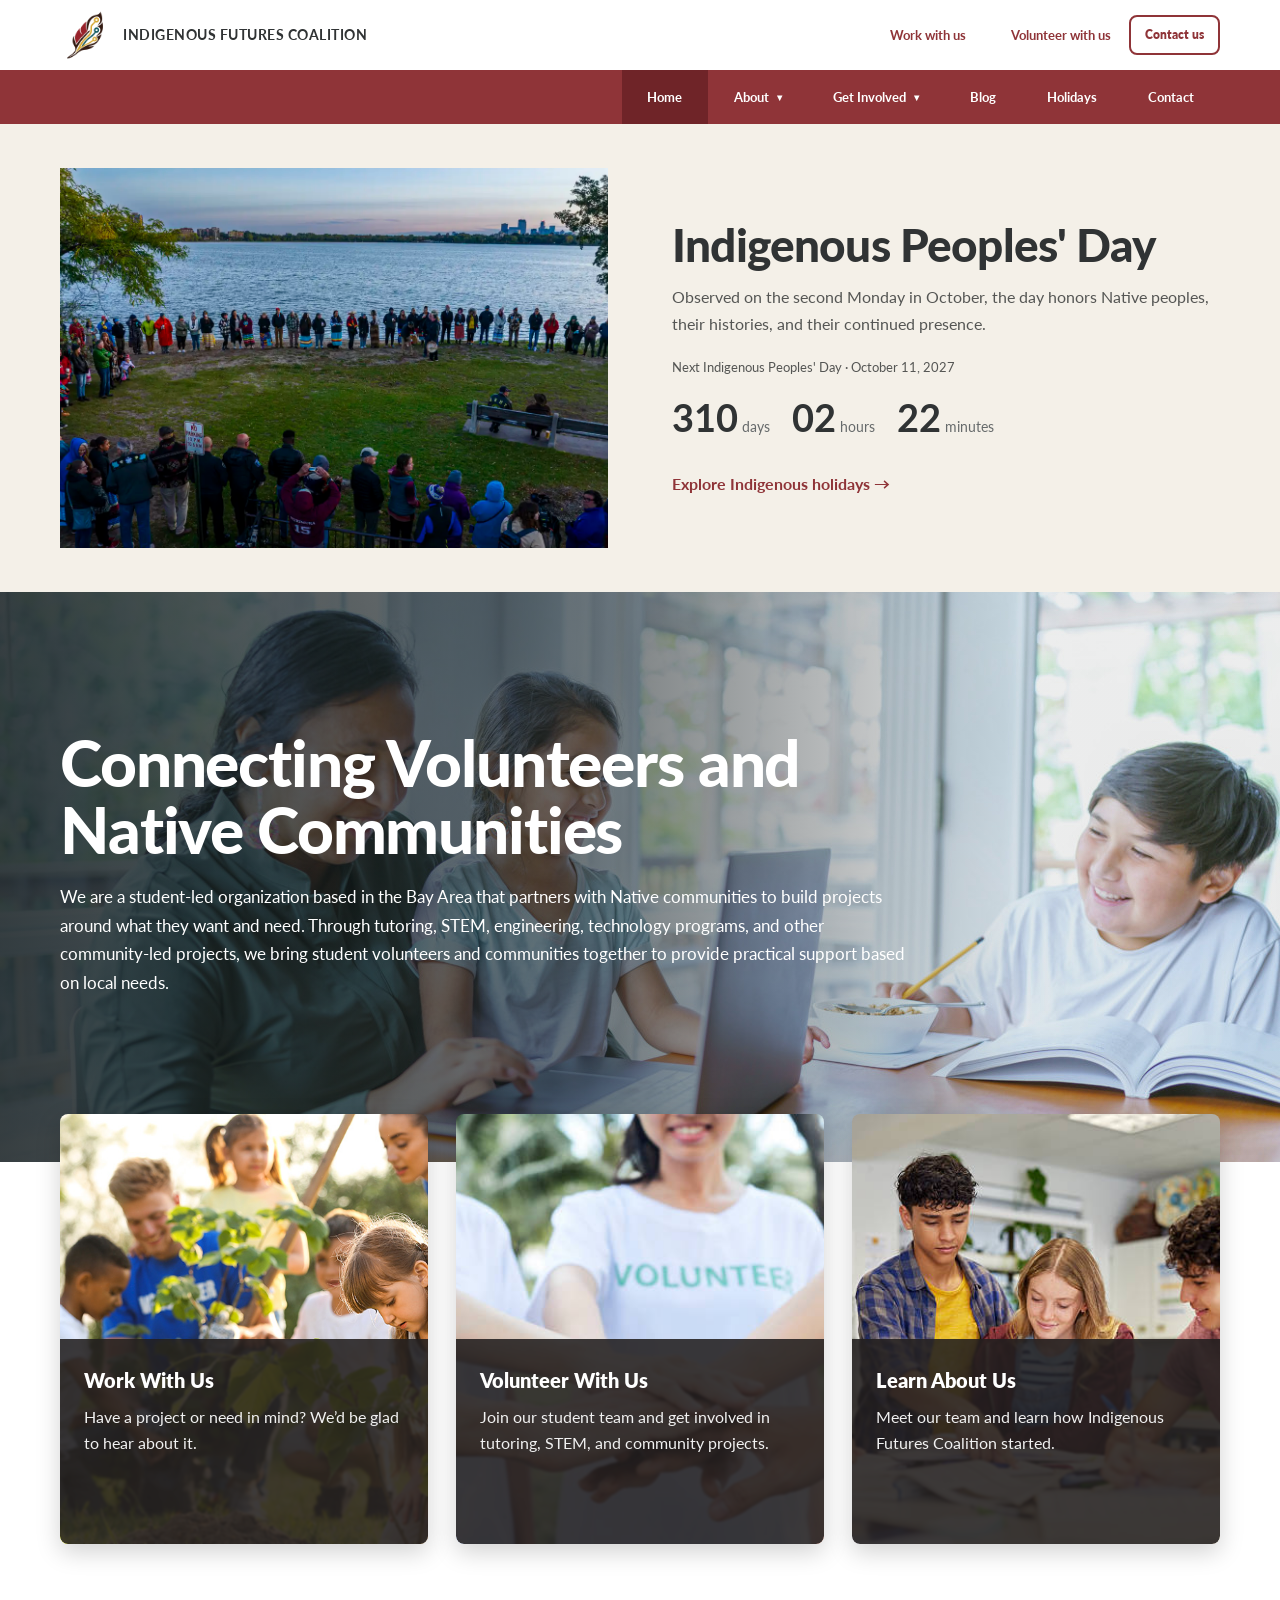
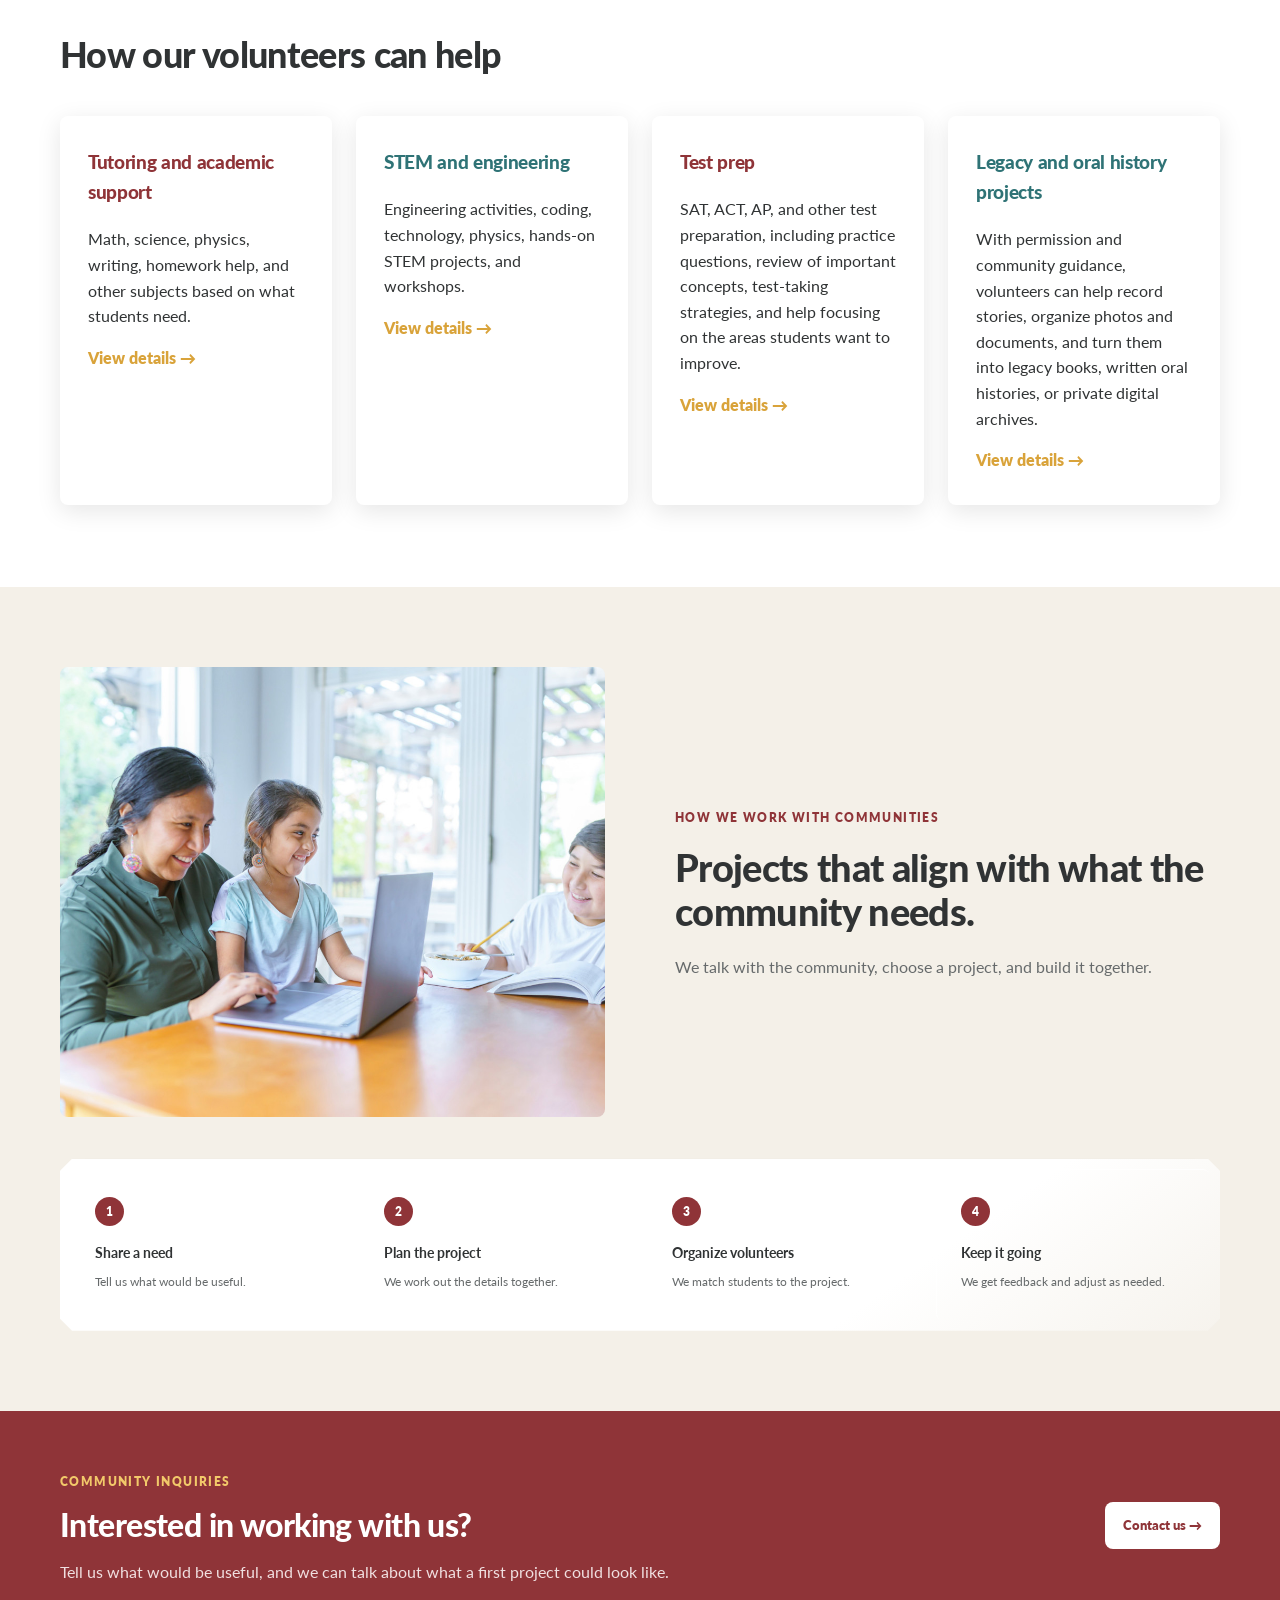
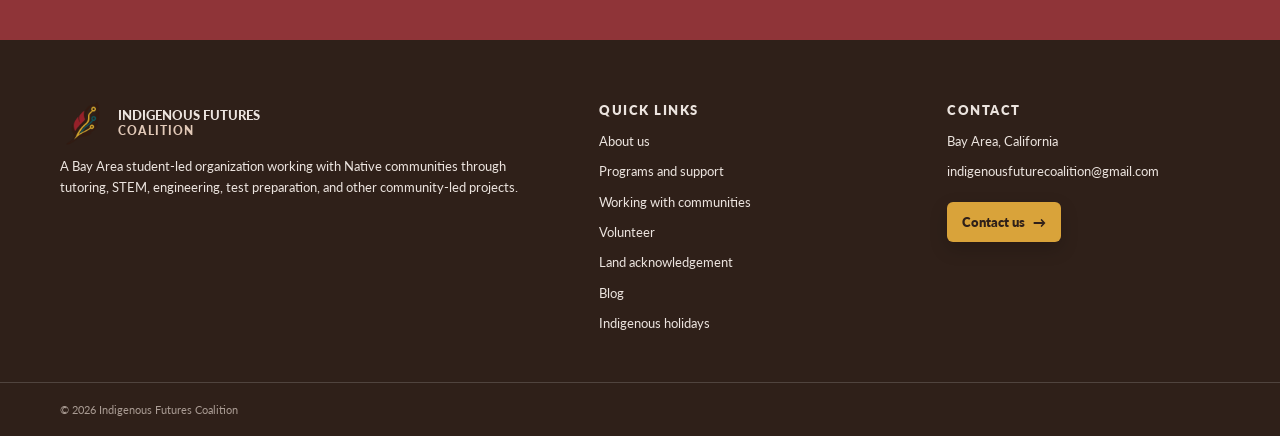
<file: index.html>
<!doctype html>
<html lang="en">
<head>
  <meta charset="utf-8">
  <meta name="viewport" content="width=device-width, initial-scale=1">
  <title>Indigenous Futures Coalition</title>
  <meta name="description" content="A Bay Area student-led organization working with Native communities on tutoring, STEM, engineering, test preparation, and community-led projects.">
  <meta property="og:title" content="Indigenous Futures Coalition">
  <meta property="og:description" content="Education, STEM, technology, and community-led projects.">
  <meta property="og:image" content="assets/og.png">
  <link rel="icon" type="image/png" href="assets/indigenouslogo.png">
  <link rel="stylesheet" href="styles.css">
  <link rel="preconnect" href="https://fonts.googleapis.com">
<link rel="preconnect" href="https://fonts.gstatic.com" crossorigin>
<link href="https://fonts.googleapis.com/css2?family=Lato:wght@400;700;900&display=swap" rel="stylesheet">
  <script src="script.js" defer></script>
</head>
<body>
  <div id="site-header"></div>
  <main>
    <section class="indigenous-day-hero" aria-labelledby="indigenous-day-title">
      <div class="container indigenous-day-grid">
        <img class="indigenous-day-photo" src="assets/indigenous-countdown-bg.png" alt="People gathered beside a lake" loading="eager">
        <div class="indigenous-day-copy">
          <h2 id="indigenous-day-title">Indigenous Peoples' Day</h2>
          <p>Observed on the second Monday in October, the day honors Native peoples, their histories, and their continued presence.</p>
          <div class="home-countdown" data-countdown aria-label="Time until Indigenous Peoples' Day">
            <p class="home-countdown-date"><span data-countdown-label>Next Indigenous Peoples' Day</span> · <span data-countdown-date>October 11, 2027</span></p>
            <p class="home-countdown-today" data-countdown-today hidden>Today is Indigenous Peoples' Day.</p>
            <div class="home-countdown-time" data-countdown-grid>
              <span><strong data-countdown-days>—</strong> days</span>
              <span><strong data-countdown-hours>—</strong> hours</span>
              <span><strong data-countdown-minutes>—</strong> minutes</span>
            </div>
          </div>
          <a class="indigenous-day-link" href="holidays.html">Explore Indigenous holidays →</a>
        </div>
      </div>
    </section>

    <section class="home-hero">
      <div class="container home-hero-copy">
        <h1>Connecting Volunteers and Native Communities</h1>
        <p>We are a student-led organization based in the Bay Area that partners with Native communities to build projects around what they want and need. Through tutoring, STEM, engineering, technology programs, and other community-led projects, we bring student volunteers and communities together to provide practical support based on local needs.</p>
      </div>
    </section>

    <section class="action-strip">
      <div class="container action-grid">
        <a class="feature-card" href="communities.html" style="background-image: url('assets/community.jpg');">
          <div class="feature-card-overlay">
            <strong>Work With Us</strong>
            <span>Have a project or need in mind? We’d be glad to hear about it.</span>
          </div>
        </a>

        <a class="feature-card" href="volunteer.html" style="background-image: url('assets/volunteer.jpg');">
          <div class="feature-card-overlay">
            <strong>Volunteer With Us</strong>
            <span>Join our student team and get involved in tutoring, STEM, and community projects.</span>
          </div>
        </a>

        <a class="feature-card" href="about.html" style="background-image: url('assets/about.jpg');">
          <div class="feature-card-overlay">
            <strong>Learn About Us</strong>
            <span>Meet our team and learn how Indigenous Futures Coalition started.</span>
          </div>
        </a>
      </div>
    </section>

    <section class="standard-section">
      <div class="container">
        <div class="plain-heading">
          <div>
            <h2>How our volunteers can help</h2>
          </div>
          <p></p>
        </div>
        <div class="service-grid">
          <article class="service-card">
            <h3>Tutoring and academic support</h3>
            <p>Math, science, physics, writing, homework help, and other subjects based on what students need.</p>
            <a href="programs.html">View details →</a>
          </article>
          <article class="service-card">
            <h3>STEM and engineering</h3>
            <p>Engineering activities, coding, technology, physics, hands-on STEM projects, and workshops.</p>
            <a href="programs.html">View details →</a>
          </article>
          <article class="service-card">
            <h3>Test prep</h3>
            <p>SAT, ACT, AP, and other test preparation, including practice questions, review of important concepts, test-taking strategies, and help focusing on the areas students want to improve.</p>
            <a href="programs.html">View details →</a>
          </article>
          <article class="service-card">
            <h3>Legacy and oral history projects</h3>
            <p>With permission and community guidance, volunteers can help record stories, organize photos and documents, and turn them into legacy books, written oral histories, or private digital archives.</p>
            <a href="programs.html">View details →</a>
          </article>
        </div>
      </div>
    </section>

    <section class="about-band community-process-section">
      <div class="container">
        <div class="about-band-grid">
          <img class="about-photo" src="assets/tutoring-group.jpg" alt="Students working together during a study session">
          <div>
            <p class="section-label">How we work with communities</p>
            <h2>Projects that align with what the community needs.</h2>
            <p>We talk with the community, choose a project, and build it together.</p>
          </div>
        </div>

        <ol class="simple-steps process-steps-home">
          <li><span>1</span><strong>Share a need</strong><p>Tell us what would be useful.</p></li>
          <li><span>2</span><strong>Plan the project</strong><p>We work out the details together.</p></li>
          <li><span>3</span><strong>Organize volunteers</strong><p>We match students to the project.</p></li>
          <li><span>4</span><strong>Keep it going</strong><p>We get feedback and adjust as needed.</p></li>
        </ol>
      </div>
    </section>

    <section class="contact-band">
      <div class="container contact-band-inner">
        <div>
          <p class="section-label light">Community inquiries</p>
          <h2>Interested in working with us?</h2>
          <p>Tell us what would be useful, and we can talk about what a first project could look like.</p>
        </div>
        <a class="light-button" href="contact.html">Contact us →</a>
      </div>
    </section>
  </main>
  <div id="site-footer"></div>
</body>
</html>
</file>
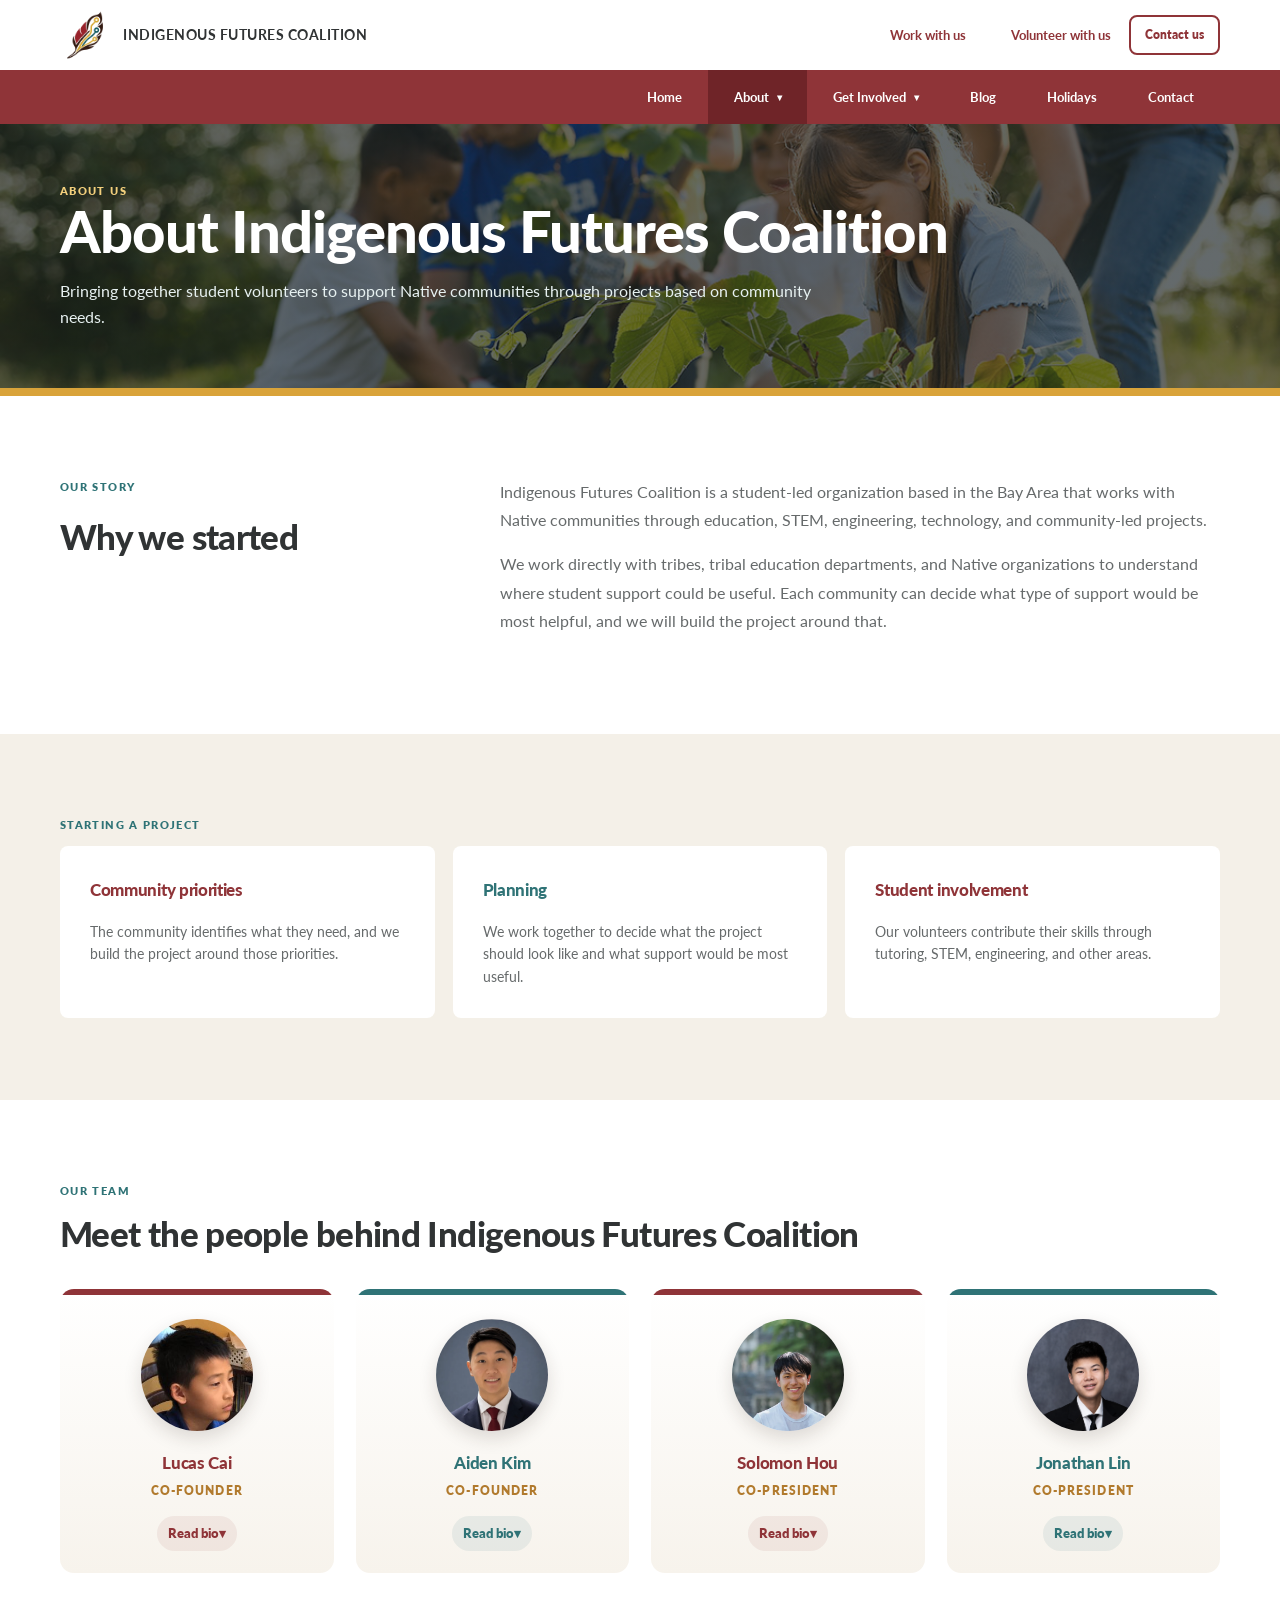
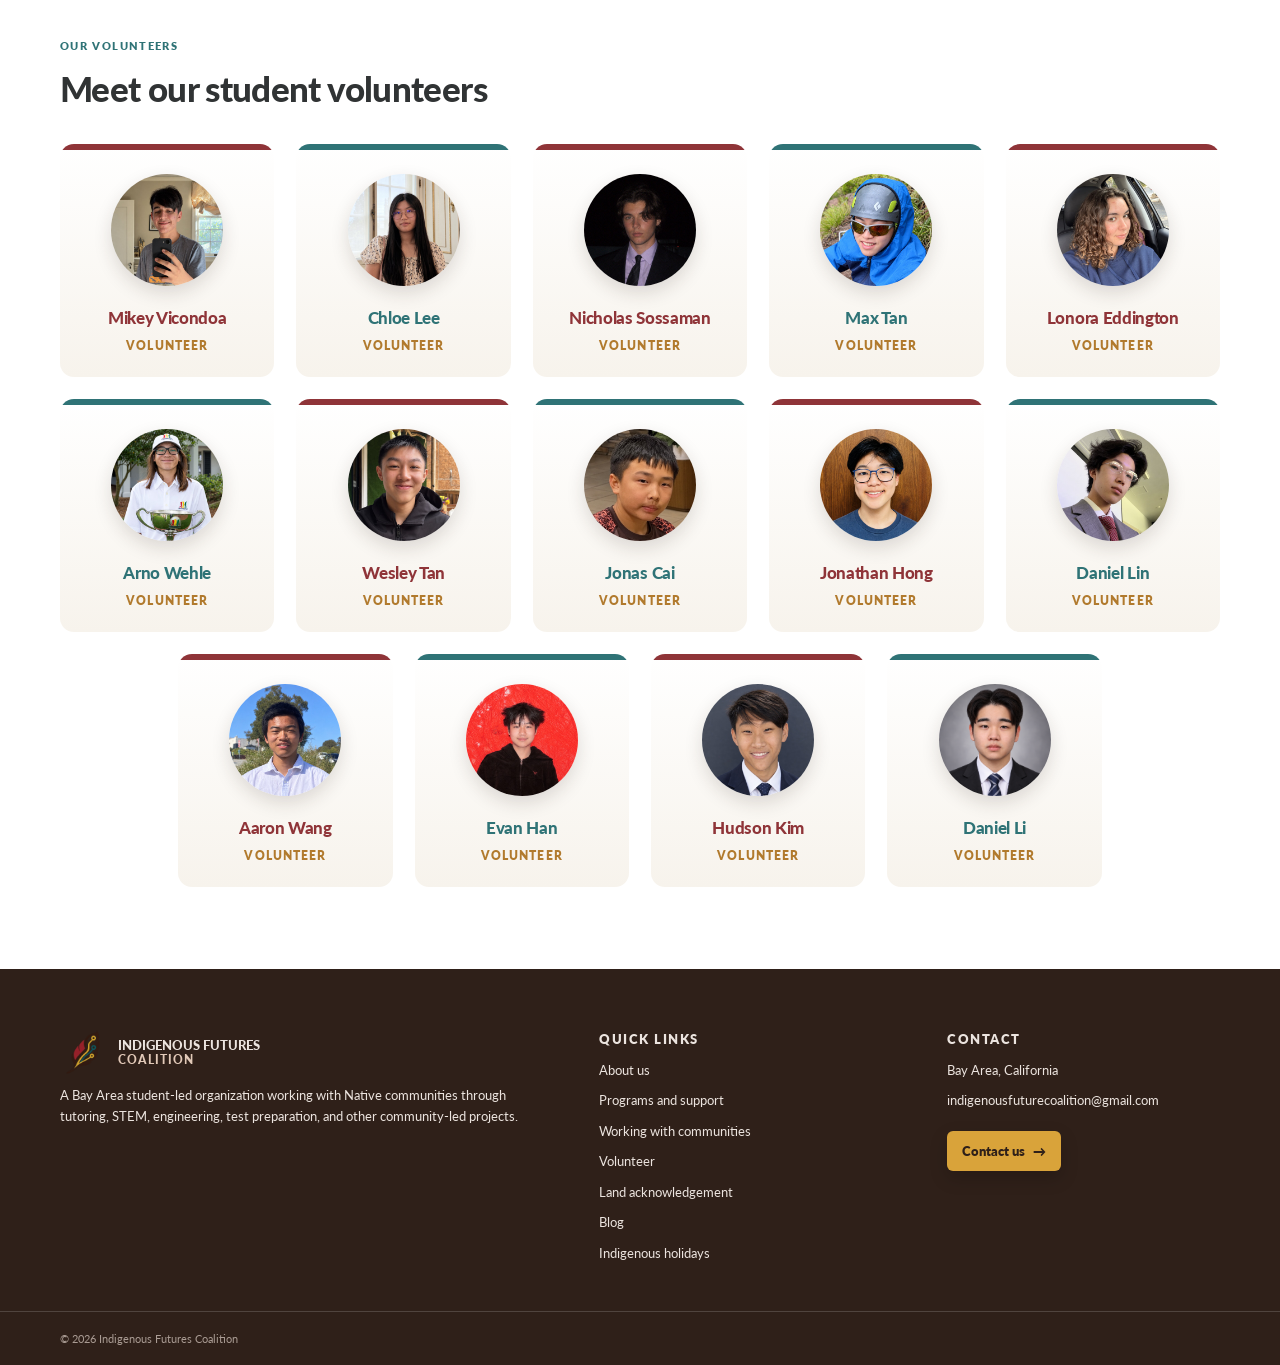
<file: about.html>
<!doctype html>
<html lang="en">
<head>
  <meta charset="utf-8"><meta name="viewport" content="width=device-width, initial-scale=1">

  <title>About | Indigenous Futures Coalition</title>

  <link rel="icon" type="image/png" href="assets/indigenouslogo.png">
  <link rel="stylesheet" href="styles.css">
  <link rel="preconnect" href="https://fonts.googleapis.com">
<link rel="preconnect" href="https://fonts.gstatic.com" crossorigin>
<link href="https://fonts.googleapis.com/css2?family=Lato:wght@400;700;900&display=swap" rel="stylesheet">
  <script src="script.js" defer></script>
</head>

<body>

<div id="site-header"></div>

<main>

<section class="page-hero image-hero">
  <div class="container">
    <p class="eyebrow light">About us</p>

    <h1>About Indigenous Futures Coalition</h1>

    <p>
      Bringing together student volunteers to support Native communities
      through projects based on community needs.
    </p>

  </div>
</section>


<section class="section">

<div class="container prose-grid">

<div>
  <p class="eyebrow">Our story</p>
  <h2>Why we started</h2>
</div>


<div class="prose">

<p>
Indigenous Futures Coalition is a student-led organization based in the Bay
Area that works with Native communities through education, STEM, engineering,
technology, and community-led projects.
</p>


<p>
We work directly with tribes, tribal education departments, and Native
organizations to understand where student support could be useful. Each
community can decide what type of support would be most helpful, and we will
build the project around that.
</p>

</div>

</div>

</section>



<section class="section cream">

<div class="container">

<p class="eyebrow">Starting a project</p>


<div class="value-grid">


<article class="value-card">

<h3>Community priorities</h3>

<p>
The community identifies what they need, and we build the project around
those priorities.
</p>

</article>



<article class="value-card">

<h3>Planning</h3>

<p>
We work together to decide what the project should look like and what
support would be most useful.
</p>

</article>



<article class="value-card">

<h3>Student involvement</h3>

<p>
Our volunteers contribute their skills through tutoring, STEM, engineering,
and other areas.
</p>

</article>


</div>

</div>

</section>




<section class="section">

<div class="container">

<div class="team-heading">

<p class="eyebrow">Our team</p>

<h2>Meet the people behind Indigenous Futures Coalition</h2>

</div>



<div class="team-grid">


<article class="team-card">

<img 
src="assets/lucas.jpg"
alt="Lucas Cai"
>

<h3>Lucas Cai</h3>

<p class="team-role">
Co-Founder
</p>

<details class="team-bio">
<summary>Read bio</summary>
<p>
Lucas works to expand educational opportunities by connecting students, volunteers, and Native communities through Indigenous Futures Initiative. His experience tutoring students in math, physics, engineering, and SAT preparation has shaped his approach to creating accessible and student-centered educational programs. He helps build relationships with tribal partners, understand community needs, and develop mentorship, STEM, and educational initiatives that create meaningful opportunities for students and communities.
</p>
</details>

</article>




<article class="team-card">

<img 
src="assets/aiden.jpg"
alt="Aiden Kim"
>

<h3>Aiden Kim</h3>

<p class="team-role">
Co-Founder
</p>

<details class="team-bio">
<summary>Read bio</summary>
<p>
  Aiden is committed to expanding educational opportunity while helping Native communities preserve the stories, knowledge, and experiences they want carried forward. His experience working with Mark Rober’s CrunchLabs to help launch Crunch Club has shaped his approach to creating accessible, student-centered STEM opportunities. He also helps lead the Initiative’s Legacy Project, working with community members to preserve their memories through oral history, interviews, and the creation of personalized legacy books. Aiden believes lasting impact begins with listening, trust, and supporting communities with resources they identify as valuable.
</p>
</details>

</article>




<article class="team-card">

<img
src="assets/jonathan.jpg"
alt="Solomon Hou"
>

<h3>Solomon Hou</h3>

<p class="team-role">
Co-President
</p>

<details class="team-bio">
<summary>Read bio</summary>
<p>
Solomon is committed to expanding educational opportunity and using technology, mentorship, and storytelling to help communities preserve and share what matters to them. His experience as a teaching assistant with Art of Problem Solving, where he guided gifted students through mathematics, has shaped his belief that learning is most meaningful when students feel supported and challenged. He has also mentored younger students through debate, youth leadership, and community outreach. As Co-President of the Indigenous Futures Initiative, Solomon hopes to bring these experiences together by building meaningful relationships and helping create educational projects that respond to what Native communities identify as valuable.</p>
</details>

</article>




<article class="team-card">

<img class="full-portrait"
src="assets/jonathan.png"
alt="Jonathan Lin"
>

<h3>Jonathan Lin</h3>

<p class="team-role">
Co-President
</p>

<details class="team-bio">
<summary>Read bio</summary>
<p>
Jonathan Lin is a student leader and community volunteer focused on technology, education, and service. As Co-President of the Indigenous Futures Coalition, he helps lead STEM programs, tutoring, volunteer initiatives, and community projects. He has also worked with BridgingTech to develop cybersecurity education resources for middle and high school students, tutored youth from low-income families, volunteered at youth camps, and served in leadership roles in Boy Scout Troop 888.
</p>
</details>

</article>


</div>


<div class="team-heading volunteer-heading">

<p class="eyebrow">Our volunteers</p>

<h2>Meet our student volunteers</h2>

</div>



<div class="team-grid volunteer-grid">


<article class="team-card volunteer-card">

<img
src="assets/mikey-vicondoa.jpg"
alt="Mikey Vicondoa"
loading="lazy"
>

<h3>Mikey Vicondoa</h3>

<p class="team-role">Volunteer</p>

</article>



<article class="team-card volunteer-card">

<img
src="assets/chloe-lee.jpg"
alt="Chloe Lee"
loading="lazy"
>

<h3>Chloe Lee</h3>

<p class="team-role">Volunteer</p>

</article>



<article class="team-card volunteer-card">

<img
src="assets/nicholas-sossaman.jpg"
alt="Nicholas Sossaman"
loading="lazy"
>

<h3>Nicholas Sossaman</h3>

<p class="team-role">Volunteer</p>

</article>



<article class="team-card volunteer-card">

<img
src="assets/max-tan.jpg"
alt="Max Tan"
loading="lazy"
>

<h3>Max Tan</h3>

<p class="team-role">Volunteer</p>

</article>



<article class="team-card volunteer-card">

<img
src="assets/lonora-eddington.jpg"
alt="Lonora Eddington"
loading="lazy"
>

<h3>Lonora Eddington</h3>

<p class="team-role">Volunteer</p>

</article>



<article class="team-card volunteer-card">

<img
src="assets/arno-wehle.jpg"
alt="Arno Wehle"
loading="lazy"
>

<h3>Arno Wehle</h3>

<p class="team-role">Volunteer</p>

</article>



<article class="team-card volunteer-card">

<img
src="assets/wesley-tan.jpg"
alt="Wesley Tan"
loading="lazy"
>

<h3>Wesley Tan</h3>

<p class="team-role">Volunteer</p>

</article>



<article class="team-card volunteer-card">

<img
src="assets/jonas-cai.jpg"
alt="Jonas Cai"
loading="lazy"
>

<h3>Jonas Cai</h3>

<p class="team-role">Volunteer</p>

</article>



<article class="team-card volunteer-card">

<img
src="assets/jonathan-hong.jpg"
alt="Jonathan Hong"
loading="lazy"
>

<h3>Jonathan Hong</h3>

<p class="team-role">Volunteer</p>

</article>



<article class="team-card volunteer-card">

<img
src="assets/daniel-lin.jpg"
alt="Daniel Lin"
loading="lazy"
>

<h3>Daniel Lin</h3>

<p class="team-role">Volunteer</p>

</article>



<article class="team-card volunteer-card">

<img
src="assets/aaron-wang.jpg"
alt="Aaron Wang"
loading="lazy"
>

<h3>Aaron Wang</h3>

<p class="team-role">Volunteer</p>

</article>



<article class="team-card volunteer-card">

<img
src="assets/evan-han.jpg"
alt="Evan Han"
loading="lazy"
>

<h3>Evan Han</h3>

<p class="team-role">Volunteer</p>

</article>



<article class="team-card volunteer-card">

<img
src="assets/hudson-kim.jpg"
alt="Hudson Kim"
loading="lazy"
>

<h3>Hudson Kim</h3>

<p class="team-role">Volunteer</p>

</article>



<article class="team-card volunteer-card">

<img
src="assets/daniel-li.jpg"
alt="Daniel Li"
loading="lazy"
>

<h3>Daniel Li</h3>

<p class="team-role">Volunteer</p>

</article>


</div>

</div>

</section>


</main>


<div id="site-footer"></div>


</body>
</html>
</file>
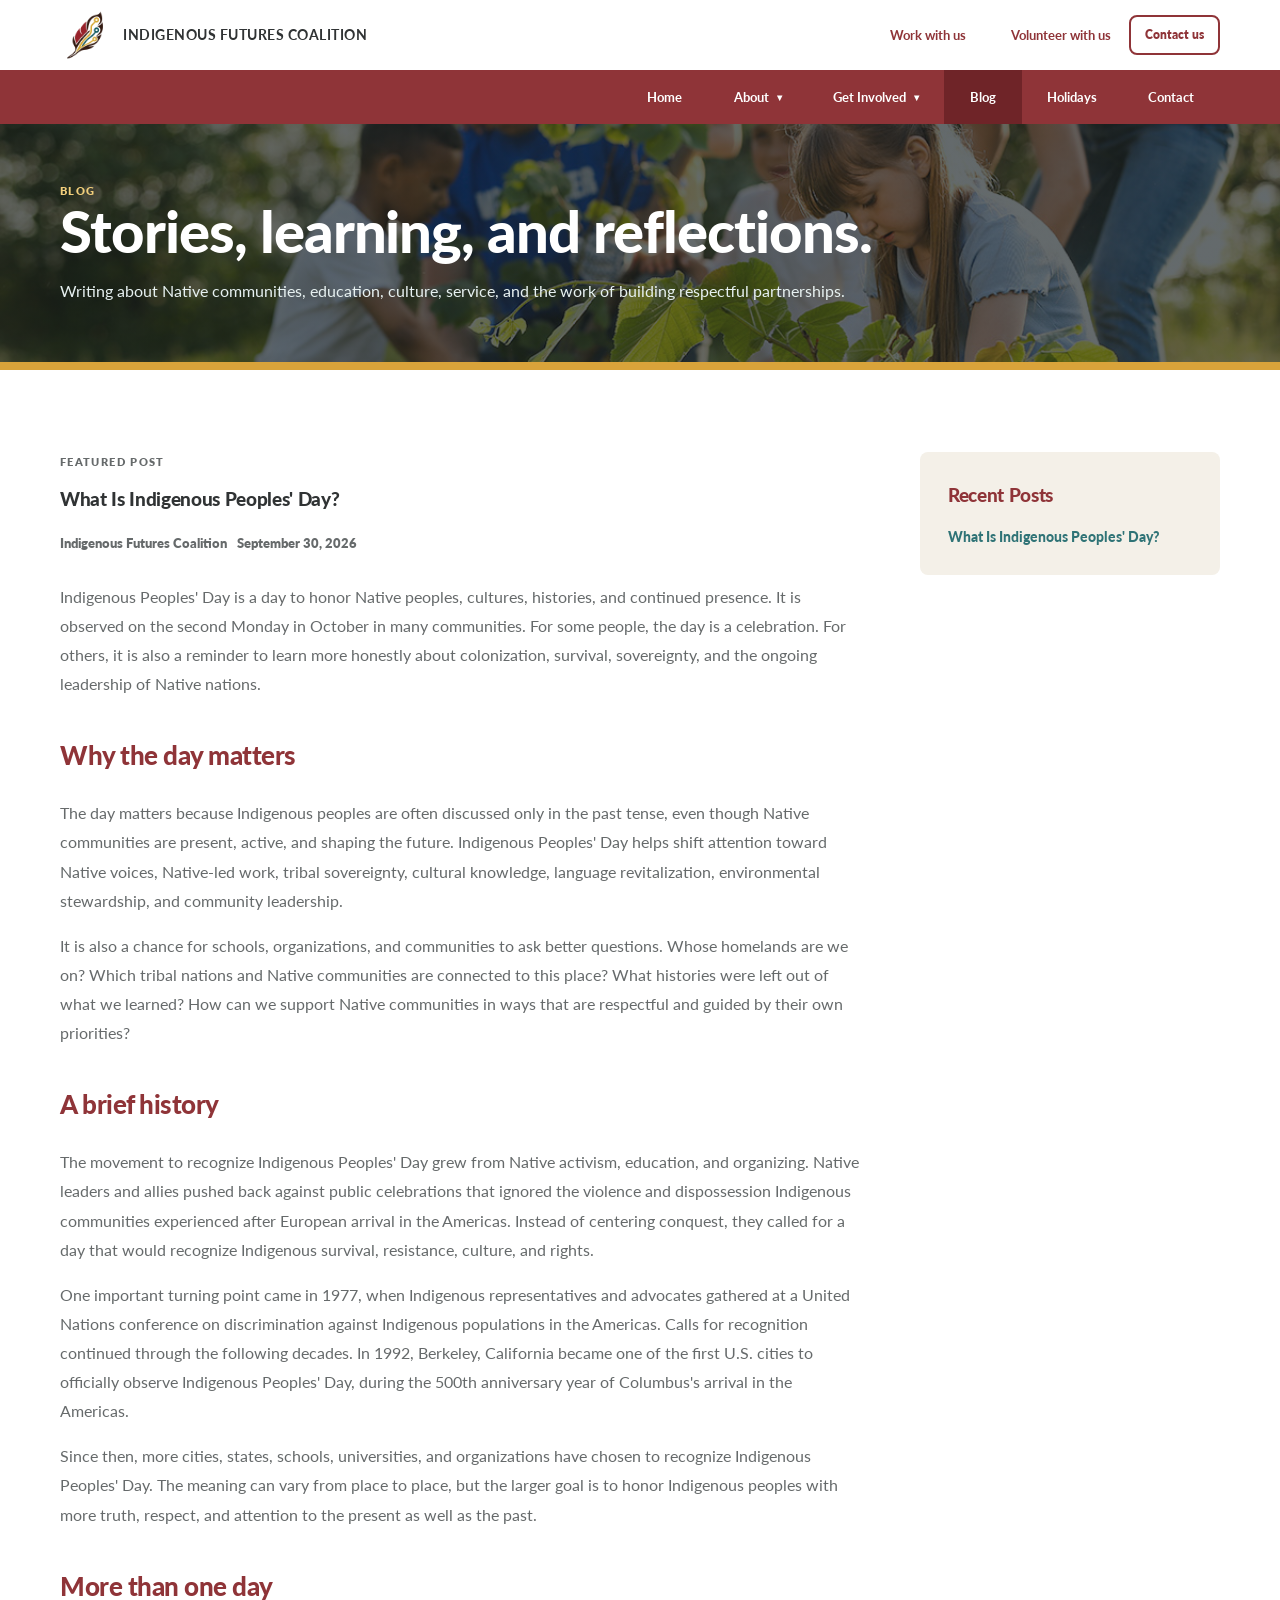
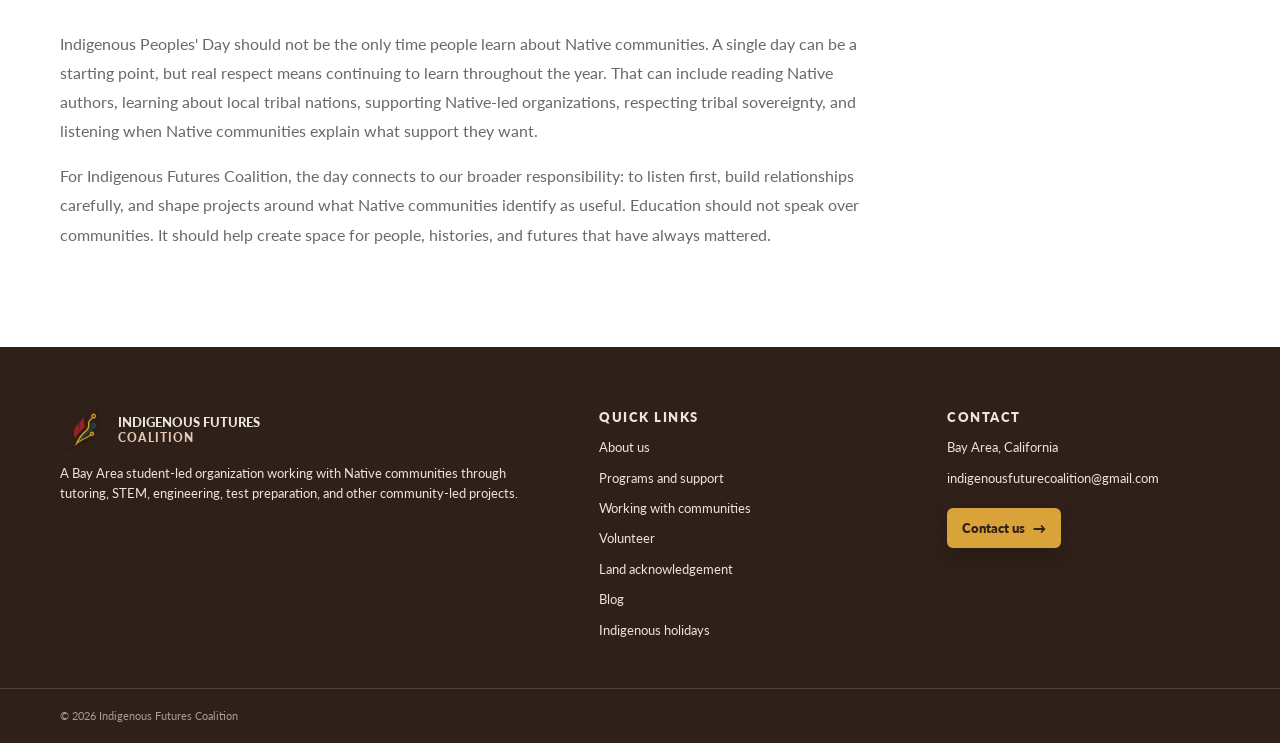
<file: blog.html>
<!doctype html>
<html lang="en">
<head>
  <meta charset="utf-8">
  <meta name="viewport" content="width=device-width, initial-scale=1">

  <title>Blog | Indigenous Futures Coalition</title>
  <meta name="description" content="Reflections and educational posts from Indigenous Futures Coalition.">

  <link rel="icon" type="image/png" href="assets/indigenouslogo.png">
  <link rel="stylesheet" href="styles.css">
  <link rel="preconnect" href="https://fonts.googleapis.com">
  <link rel="preconnect" href="https://fonts.gstatic.com" crossorigin>
  <link href="https://fonts.googleapis.com/css2?family=Lato:wght@400;700;900&display=swap" rel="stylesheet">
  <script src="script.js" defer></script>
</head>

<body>
  <div id="site-header"></div>

  <main>
    <section class="page-hero image-hero">
      <div class="container">
        <p class="eyebrow light">Blog</p>
        <h1>Stories, learning, and reflections.</h1>
        <p>Writing about Native communities, education, culture, service, and the work of building respectful partnerships.</p>
      </div>
    </section>

    <section class="section">
      <div class="container blog-layout">
        <article class="prose blog-article">
          <p class="eyebrow">Featured post</p>
          <h1>What Is Indigenous Peoples' Day?</h1>
          <div class="blog-meta">
            <span>Indigenous Futures Coalition</span>
            <span>September 30, 2026</span>
          </div>

          <p>
            Indigenous Peoples' Day is a day to honor Native peoples, cultures,
            histories, and continued presence. It is observed on the second
            Monday in October in many communities. For some people, the day is a
            celebration. For others, it is also a reminder to learn more honestly
            about colonization, survival, sovereignty, and the ongoing leadership
            of Native nations.
          </p>

          <h2>Why the day matters</h2>
          <p>
            The day matters because Indigenous peoples are often discussed only
            in the past tense, even though Native communities are present,
            active, and shaping the future. Indigenous Peoples' Day helps shift
            attention toward Native voices, Native-led work, tribal sovereignty,
            cultural knowledge, language revitalization, environmental
            stewardship, and community leadership.
          </p>

          <p>
            It is also a chance for schools, organizations, and communities to
            ask better questions. Whose homelands are we on? Which tribal
            nations and Native communities are connected to this place? What
            histories were left out of what we learned? How can we support Native
            communities in ways that are respectful and guided by their own
            priorities?
          </p>

          <h2>A brief history</h2>
          <p>
            The movement to recognize Indigenous Peoples' Day grew from Native
            activism, education, and organizing. Native leaders and allies pushed
            back against public celebrations that ignored the violence and
            dispossession Indigenous communities experienced after European
            arrival in the Americas. Instead of centering conquest, they called
            for a day that would recognize Indigenous survival, resistance,
            culture, and rights.
          </p>

          <p>
            One important turning point came in 1977, when Indigenous
            representatives and advocates gathered at a United Nations conference
            on discrimination against Indigenous populations in the Americas.
            Calls for recognition continued through the following decades. In
            1992, Berkeley, California became one of the first U.S. cities to
            officially observe Indigenous Peoples' Day, during the 500th
            anniversary year of Columbus's arrival in the Americas.
          </p>

          <p>
            Since then, more cities, states, schools, universities, and
            organizations have chosen to recognize Indigenous Peoples' Day. The
            meaning can vary from place to place, but the larger goal is to
            honor Indigenous peoples with more truth, respect, and attention to
            the present as well as the past.
          </p>

          <h2>More than one day</h2>
          <p>
            Indigenous Peoples' Day should not be the only time people learn
            about Native communities. A single day can be a starting point, but
            real respect means continuing to learn throughout the year. That can
            include reading Native authors, learning about local tribal nations,
            supporting Native-led organizations, respecting tribal sovereignty,
            and listening when Native communities explain what support they want.
          </p>

          <p>
            For Indigenous Futures Coalition, the day connects to our broader
            responsibility: to listen first, build relationships carefully, and
            shape projects around what Native communities identify as useful.
            Education should not speak over communities. It should help create
            space for people, histories, and futures that have always mattered.
          </p>
        </article>

        <aside class="blog-sidebar" aria-label="Blog posts">
          <h2>Recent Posts</h2>
          <a href="blog.html">What Is Indigenous Peoples' Day?</a>
        </aside>
      </div>
    </section>
  </main>

  <div id="site-footer"></div>
</body>
</html>
</file>
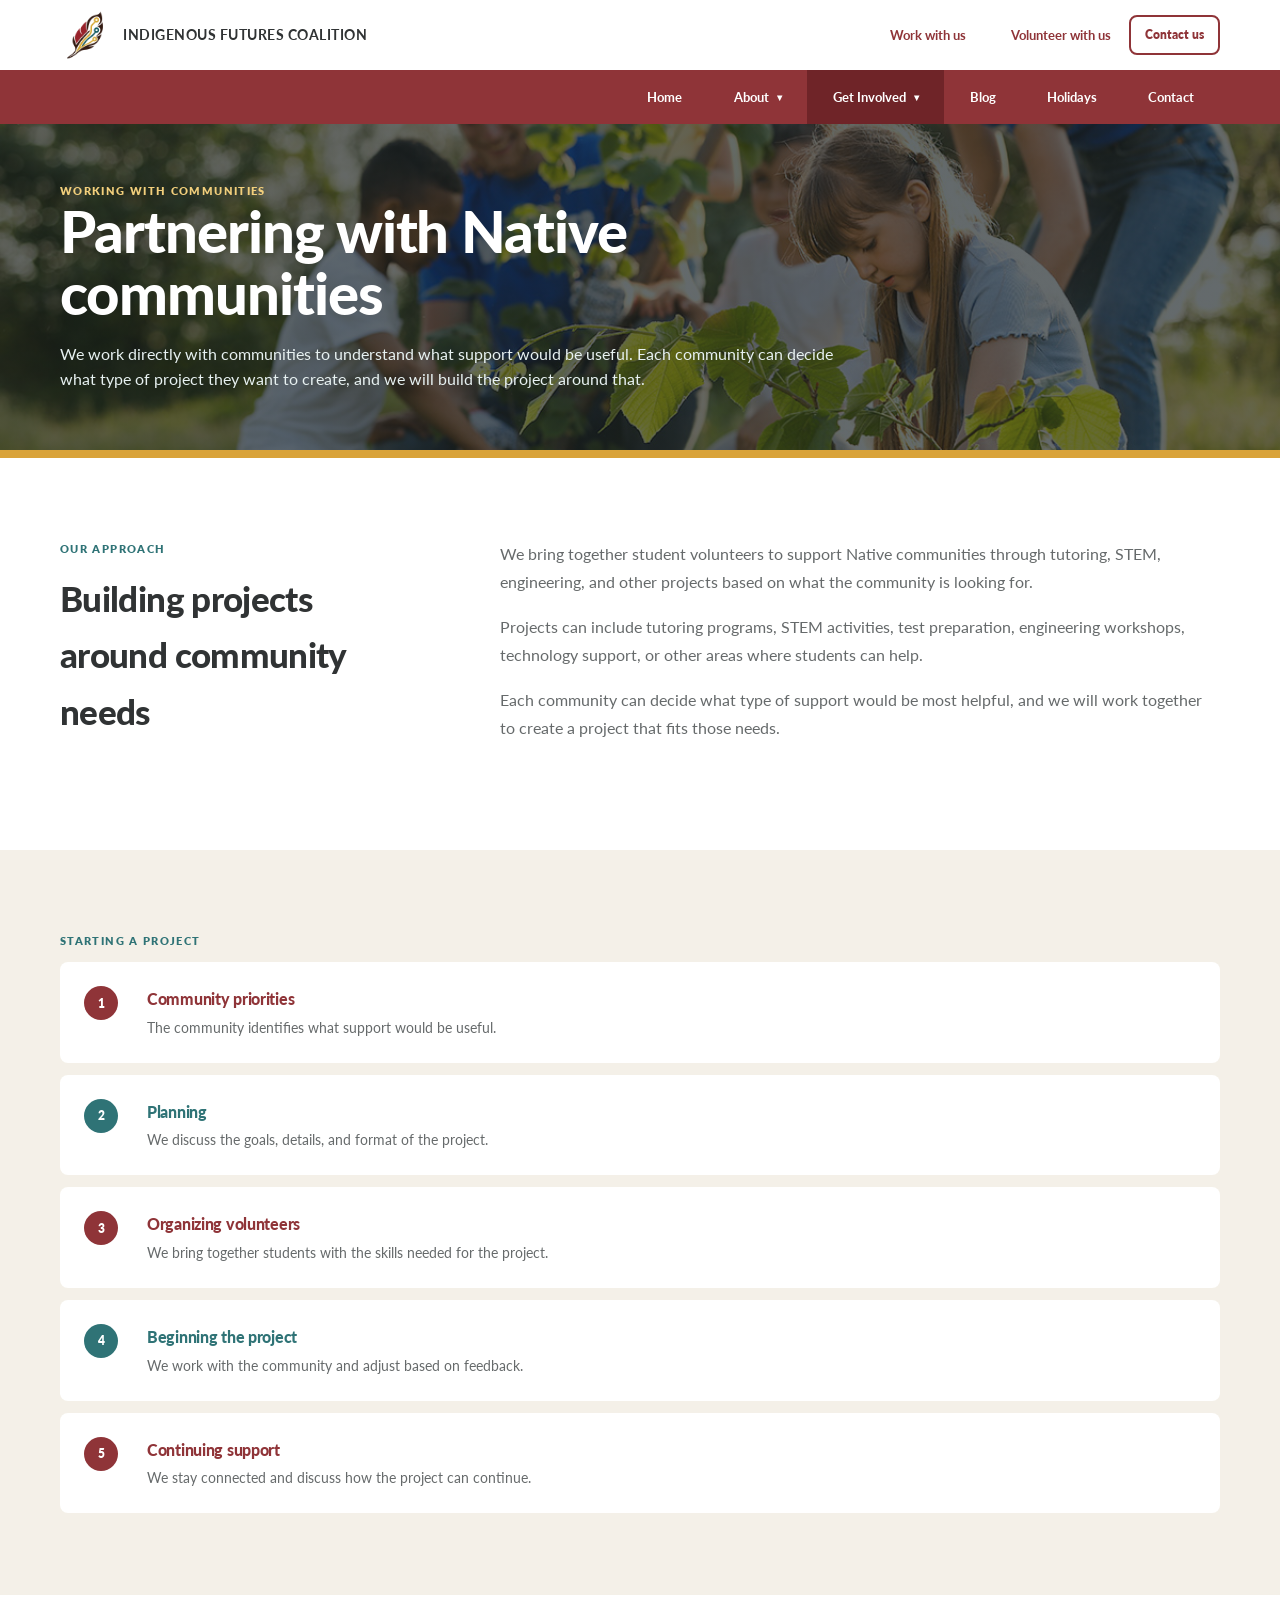
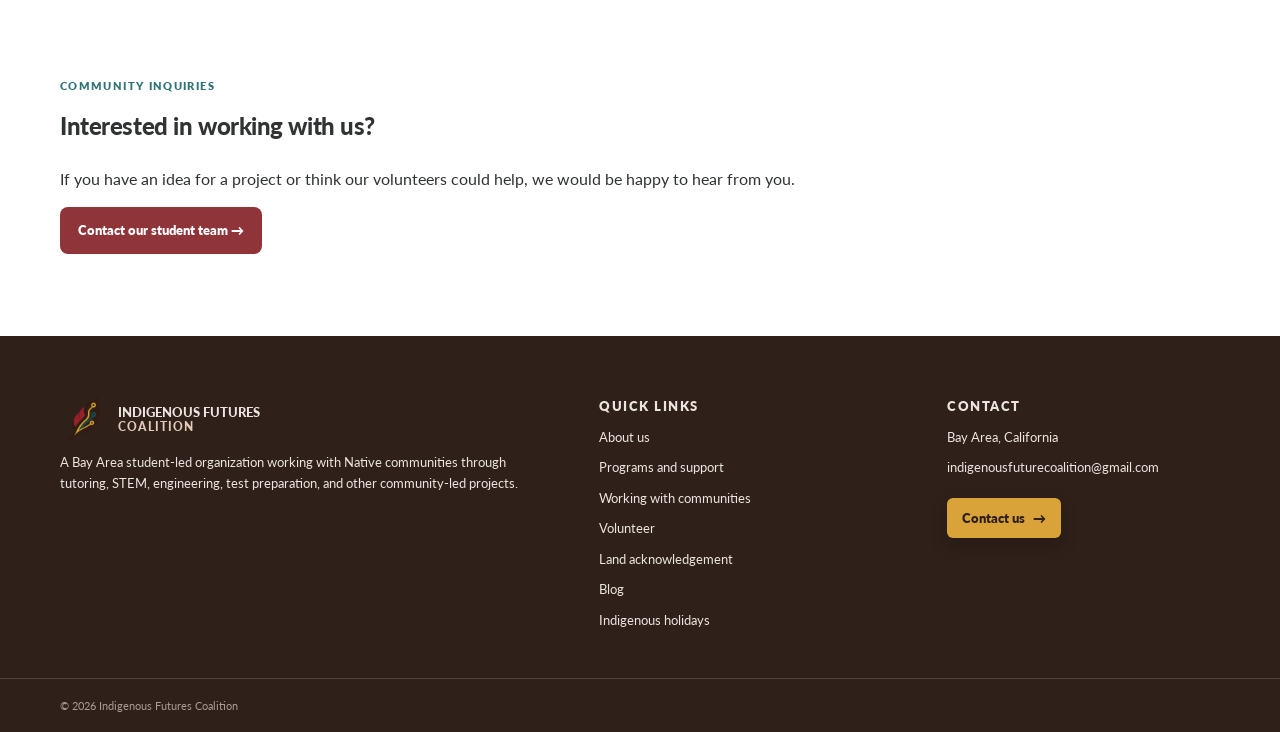
<file: communities.html>
<!doctype html>
<html lang="en">
<head>
  <meta charset="utf-8">
  <meta name="viewport" content="width=device-width, initial-scale=1">

  <title>Working With Communities | Indigenous Futures Coalition</title>

  <link rel="icon" type="image/png" href="assets/indigenouslogo.png">
  <link rel="stylesheet" href="styles.css">
  <link rel="preconnect" href="https://fonts.googleapis.com">
<link rel="preconnect" href="https://fonts.gstatic.com" crossorigin>
<link href="https://fonts.googleapis.com/css2?family=Lato:wght@400;700;900&display=swap" rel="stylesheet">
  <script src="script.js" defer></script>
</head>

<body>

<div id="site-header"></div>

<main>


<section class="page-hero image-hero">
  <div class="container">

    <p class="eyebrow light">
      Working with communities
    </p>

    <h1>
      Partnering with Native communities
    </h1>

    <p>
      We work directly with communities to understand what support would be
      useful. Each community can decide what type of project they want to
      create, and we will build the project around that.
    </p>

  </div>
</section>



<section class="section">

<div class="container prose-grid">

<div>

<p class="eyebrow">
Our approach
</p>

<h2>
Building projects around community needs
</h2>

</div>


<div class="prose">

<p>
We bring together student volunteers to support Native communities through
tutoring, STEM, engineering, and other projects based on what the community
is looking for.
</p>


<p>
Projects can include tutoring programs, STEM activities, test preparation,
engineering workshops, technology support, or other areas where students can
help.
</p>


<p>
Each community can decide what type of support would be most helpful, and we
will work together to create a project that fits those needs.
</p>


</div>

</div>

</section>




<section class="section cream">

<div class="container">

<p class="eyebrow">
Starting a project
</p>


<ol class="process-list">


<li>
<span>1</span>

<div>
<h3>
Community priorities
</h3>

<p>
The community identifies what support would be useful.
</p>

</div>

</li>



<li>
<span>2</span>

<div>

<h3>
Planning
</h3>

<p>
We discuss the goals, details, and format of the project.
</p>

</div>

</li>




<li>
<span>3</span>

<div>

<h3>
Organizing volunteers
</h3>

<p>
We bring together students with the skills needed for the project.
</p>

</div>

</li>




<li>
<span>4</span>

<div>

<h3>
Beginning the project
</h3>

<p>
We work with the community and adjust based on feedback.
</p>

</div>

</li>



<li>
<span>5</span>

<div>

<h3>
Continuing support
</h3>

<p>
We stay connected and discuss how the project can continue.
</p>

</div>

</li>


</ol>


</div>

</section>





<section class="section">

<div class="container">


<p class="eyebrow">
Community inquiries
</p>


<h2>
Interested in working with us?
</h2>


<p>
If you have an idea for a project or think our volunteers could help, we
would be happy to hear from you.
</p>


<a class="button" href="contact.html">
Contact our student team →
</a>


</div>

</section>



</main>


<div id="site-footer"></div>


</body>
</html>
</file>
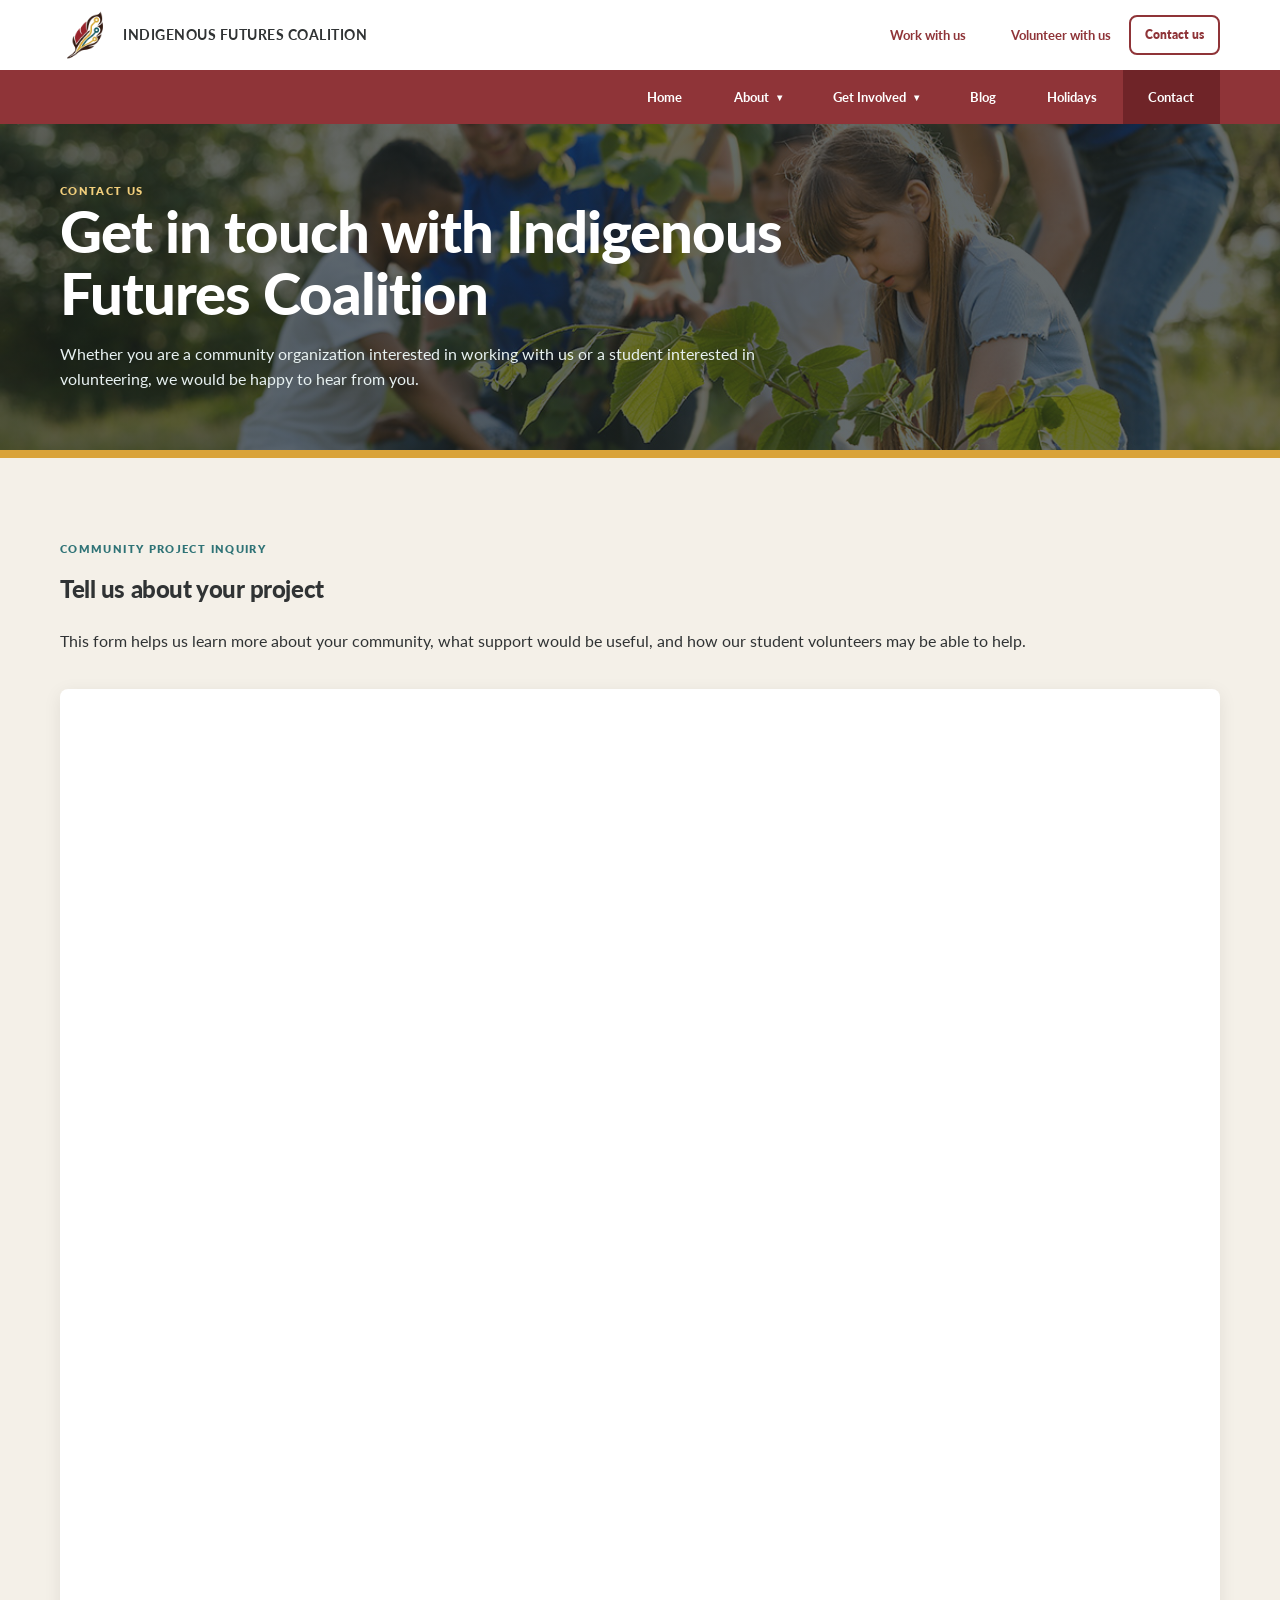
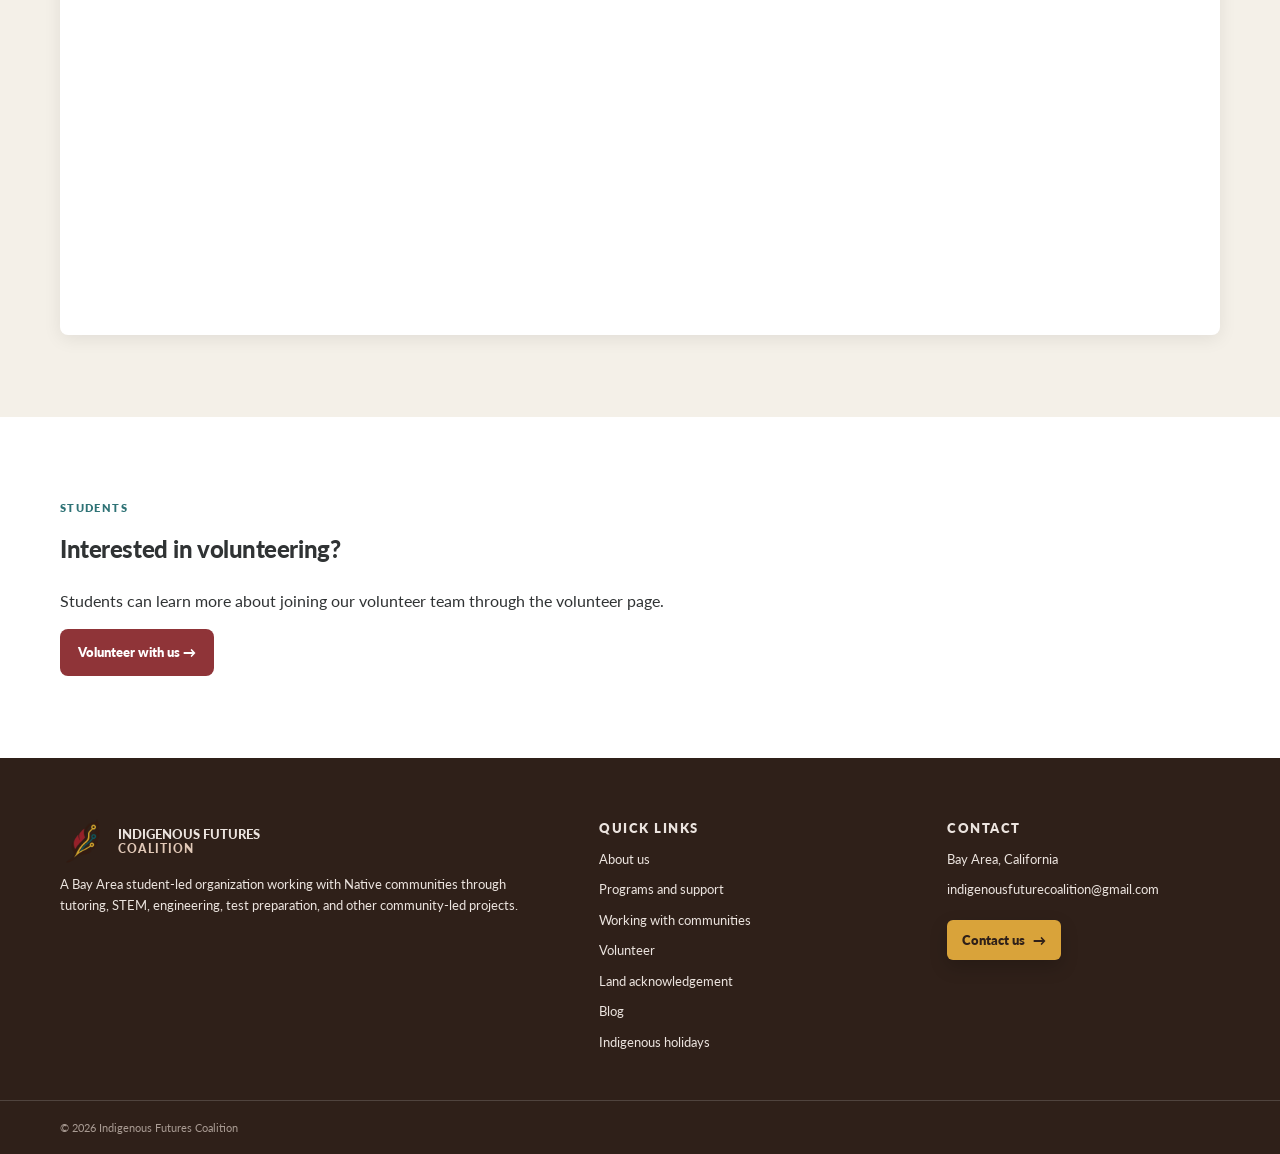
<file: contact.html>
<!doctype html>
<html lang="en">
<head>
  <meta charset="utf-8"><meta name="viewport" content="width=device-width, initial-scale=1">
  <title>Contact | Indigenous Futures Coalition</title>
  <link rel="icon" type="image/png" href="assets/indigenouslogo.png"><link rel="stylesheet" href="styles.css">
  <link rel="preconnect" href="https://fonts.googleapis.com">
<link rel="preconnect" href="https://fonts.gstatic.com" crossorigin>
<link href="https://fonts.googleapis.com/css2?family=Lato:wght@400;700;900&display=swap" rel="stylesheet">
  <script src="script.js" defer></script>
</head>
<body>
  <div id="site-header"></div>
  <main>
    <section class="page-hero image-hero">

<div class="container">

<p class="eyebrow light">
Contact us
</p>


<h1>
Get in touch with Indigenous Futures Coalition
</h1>


<p>
Whether you are a community organization interested in working with us or
a student interested in volunteering, we would be happy to hear from you.
</p>


</div>

</section>










<section class="section cream">

<div class="container">


<p class="eyebrow">
Community Project Inquiry
</p>


<h2>
Tell us about your project
</h2>


<p>
This form helps us learn more about your community, what support would be
useful, and how our student volunteers may be able to help.
</p>



<div class="google-form">

<iframe
src="https://docs.google.com/forms/d/e/1FAIpQLSfP4p02Yy81zYrl25xAcfF1gOzJJlzBN0YnEZ9GR6uUwYBzkw/viewform"
width="100%"
height="1200"
frameborder="0">
Loading…
</iframe>

</div>


</div>

</section>






<section class="section">

<div class="container">


<p class="eyebrow">
Students
</p>


<h2>
Interested in volunteering?
</h2>


<p>
Students can learn more about joining our volunteer team through the
volunteer page.
</p>


<a class="button" href="volunteer.html">
Volunteer with us →
</a>


</div>

</section>
  </main>
  <div id="site-footer"></div>
</body>
</html>
</file>
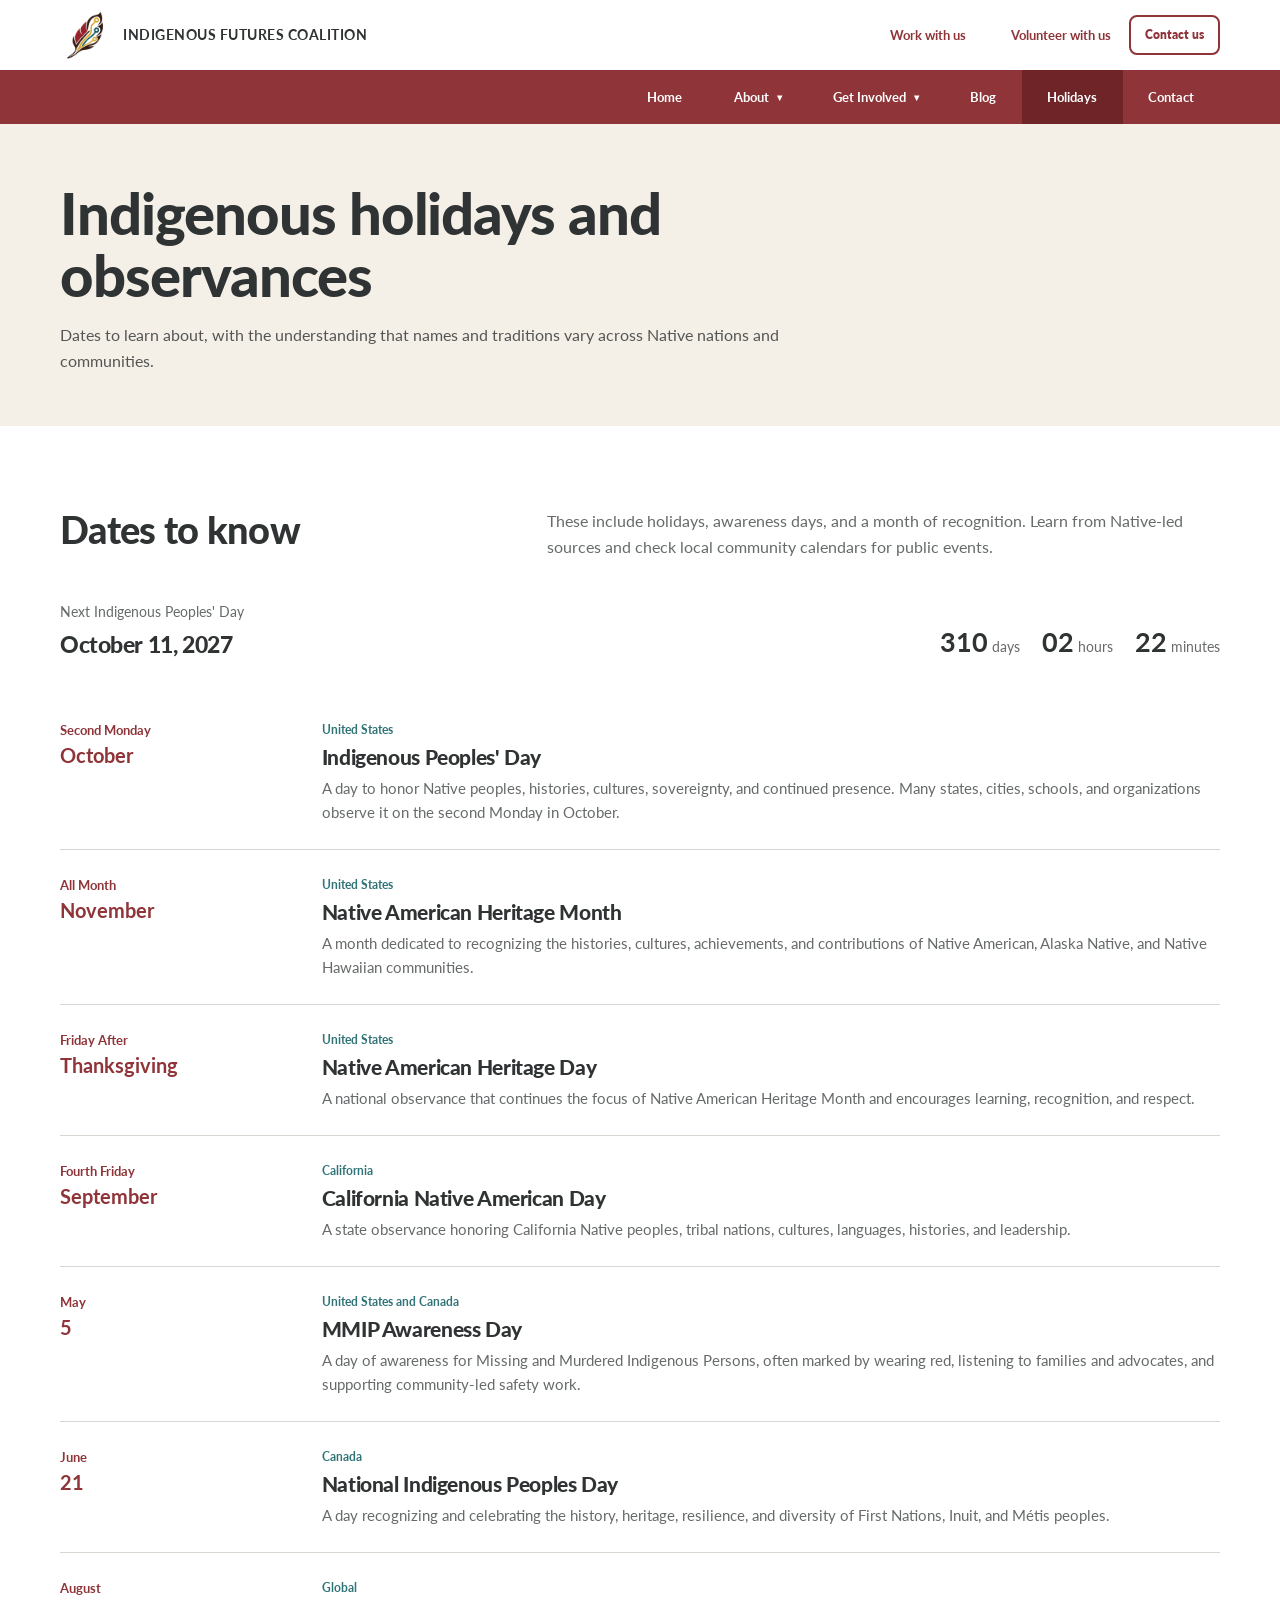
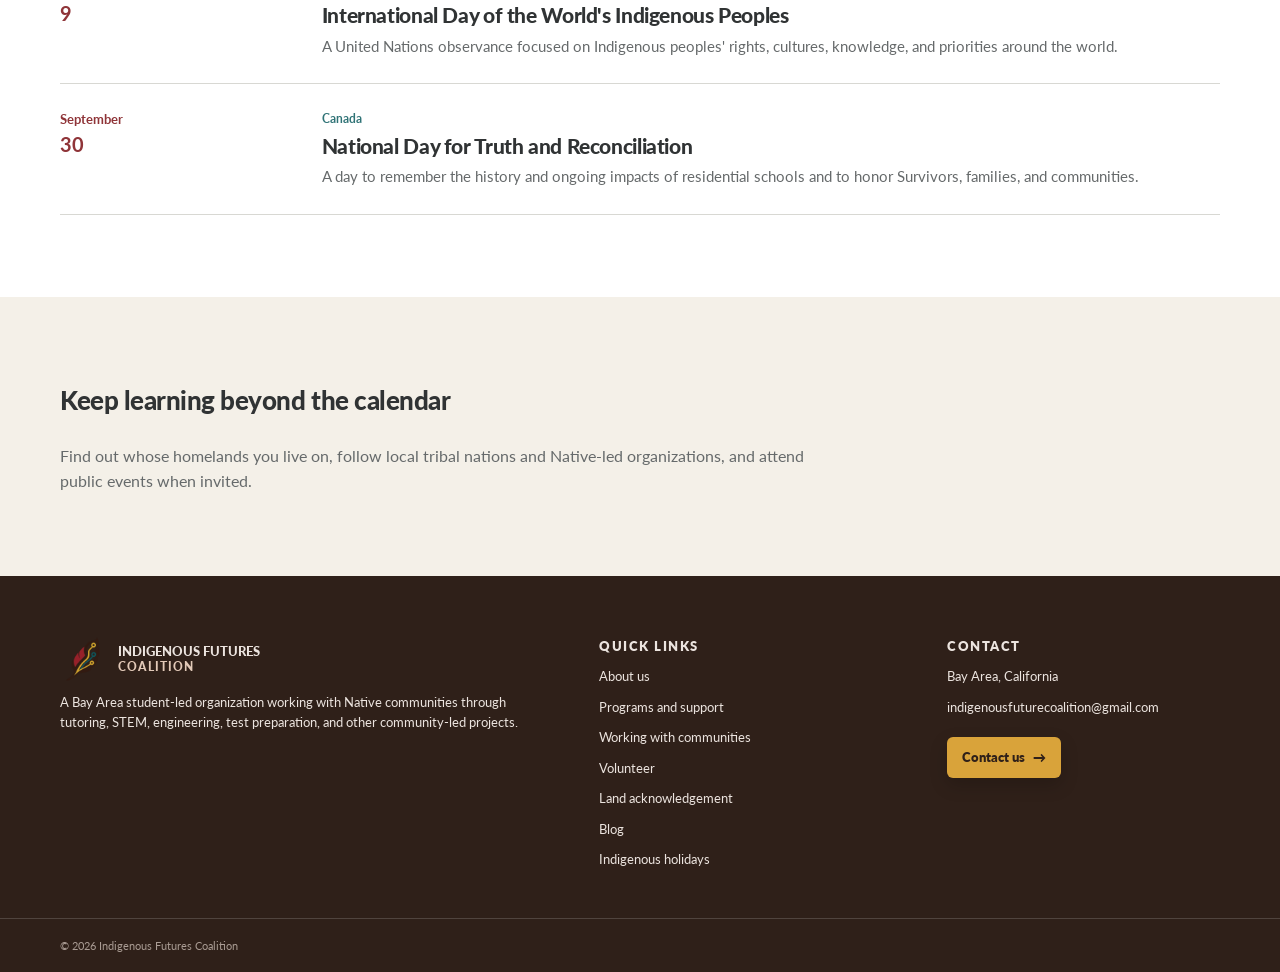
<file: holidays.html>
<!doctype html>
<html lang="en">
<head>
  <meta charset="utf-8">
  <meta name="viewport" content="width=device-width, initial-scale=1">

  <title>Indigenous Holidays | Indigenous Futures Coalition</title>
  <meta name="description" content="A guide to important Indigenous holidays, observances, and awareness days in the United States, California, Canada, and globally.">

  <link rel="icon" type="image/png" href="assets/indigenouslogo.png">
  <link rel="stylesheet" href="styles.css">
  <link rel="preconnect" href="https://fonts.googleapis.com">
  <link rel="preconnect" href="https://fonts.gstatic.com" crossorigin>
  <link href="https://fonts.googleapis.com/css2?family=Lato:wght@400;700;900&display=swap" rel="stylesheet">
  <script src="script.js" defer></script>
</head>

<body>
  <div id="site-header"></div>

  <main>
    <section class="page-hero image-hero holidays-hero">
      <div class="container">
        <h1>Indigenous holidays and observances</h1>
        <p>Dates to learn about, with the understanding that names and traditions vary across Native nations and communities.</p>
      </div>
    </section>

    <section class="section">
      <div class="container holidays-intro">
        <div>
          <h2>Dates to know</h2>
        </div>
        <p>
          These include holidays, awareness days, and a month of recognition.
          Learn from Native-led sources and check local community calendars for public events.
        </p>
      </div>

      <div class="container holiday-countdown" data-countdown aria-label="Time until Indigenous Peoples' Day">
        <div>
          <p class="holiday-countdown-label" data-countdown-label>Next Indigenous Peoples' Day</p>
          <h3 data-countdown-date>October 11, 2027</h3>
          <p class="holiday-countdown-today" data-countdown-today hidden>Today is Indigenous Peoples' Day.</p>
        </div>
        <div class="holiday-countdown-time" data-countdown-grid>
          <span><strong data-countdown-days>—</strong> days</span>
          <span><strong data-countdown-hours>—</strong> hours</span>
          <span><strong data-countdown-minutes>—</strong> minutes</span>
        </div>
      </div>

      <div class="container holiday-grid">
        <article class="holiday-card">
          <div class="holiday-date">
            <span>Second Monday</span>
            <strong>October</strong>
          </div>
          <div>
            <p class="holiday-region">United States</p>
            <h3>Indigenous Peoples' Day</h3>
            <p>A day to honor Native peoples, histories, cultures, sovereignty, and continued presence. Many states, cities, schools, and organizations observe it on the second Monday in October.</p>
          </div>
        </article>

        <article class="holiday-card">
          <div class="holiday-date">
            <span>All Month</span>
            <strong>November</strong>
          </div>
          <div>
            <p class="holiday-region">United States</p>
            <h3>Native American Heritage Month</h3>
            <p>A month dedicated to recognizing the histories, cultures, achievements, and contributions of Native American, Alaska Native, and Native Hawaiian communities.</p>
          </div>
        </article>

        <article class="holiday-card">
          <div class="holiday-date">
            <span>Friday After</span>
            <strong>Thanksgiving</strong>
          </div>
          <div>
            <p class="holiday-region">United States</p>
            <h3>Native American Heritage Day</h3>
            <p>A national observance that continues the focus of Native American Heritage Month and encourages learning, recognition, and respect.</p>
          </div>
        </article>

        <article class="holiday-card">
          <div class="holiday-date">
            <span>Fourth Friday</span>
            <strong>September</strong>
          </div>
          <div>
            <p class="holiday-region">California</p>
            <h3>California Native American Day</h3>
            <p>A state observance honoring California Native peoples, tribal nations, cultures, languages, histories, and leadership.</p>
          </div>
        </article>

        <article class="holiday-card">
          <div class="holiday-date">
            <span>May</span>
            <strong>5</strong>
          </div>
          <div>
            <p class="holiday-region">United States and Canada</p>
            <h3>MMIP Awareness Day</h3>
            <p>A day of awareness for Missing and Murdered Indigenous Persons, often marked by wearing red, listening to families and advocates, and supporting community-led safety work.</p>
          </div>
        </article>

        <article class="holiday-card">
          <div class="holiday-date">
            <span>June</span>
            <strong>21</strong>
          </div>
          <div>
            <p class="holiday-region">Canada</p>
            <h3>National Indigenous Peoples Day</h3>
            <p>A day recognizing and celebrating the history, heritage, resilience, and diversity of First Nations, Inuit, and M&eacute;tis peoples.</p>
          </div>
        </article>

        <article class="holiday-card">
          <div class="holiday-date">
            <span>August</span>
            <strong>9</strong>
          </div>
          <div>
            <p class="holiday-region">Global</p>
            <h3>International Day of the World's Indigenous Peoples</h3>
            <p>A United Nations observance focused on Indigenous peoples' rights, cultures, knowledge, and priorities around the world.</p>
          </div>
        </article>

        <article class="holiday-card">
          <div class="holiday-date">
            <span>September</span>
            <strong>30</strong>
          </div>
          <div>
            <p class="holiday-region">Canada</p>
            <h3>National Day for Truth and Reconciliation</h3>
            <p>A day to remember the history and ongoing impacts of residential schools and to honor Survivors, families, and communities.</p>
          </div>
        </article>
      </div>
    </section>

    <section class="section cream holidays-note">
      <div class="container">
        <h2>Keep learning beyond the calendar</h2>
        <p>Find out whose homelands you live on, follow local tribal nations and Native-led organizations, and attend public events when invited.</p>
      </div>
    </section>
  </main>

  <div id="site-footer"></div>
</body>
</html>
</file>
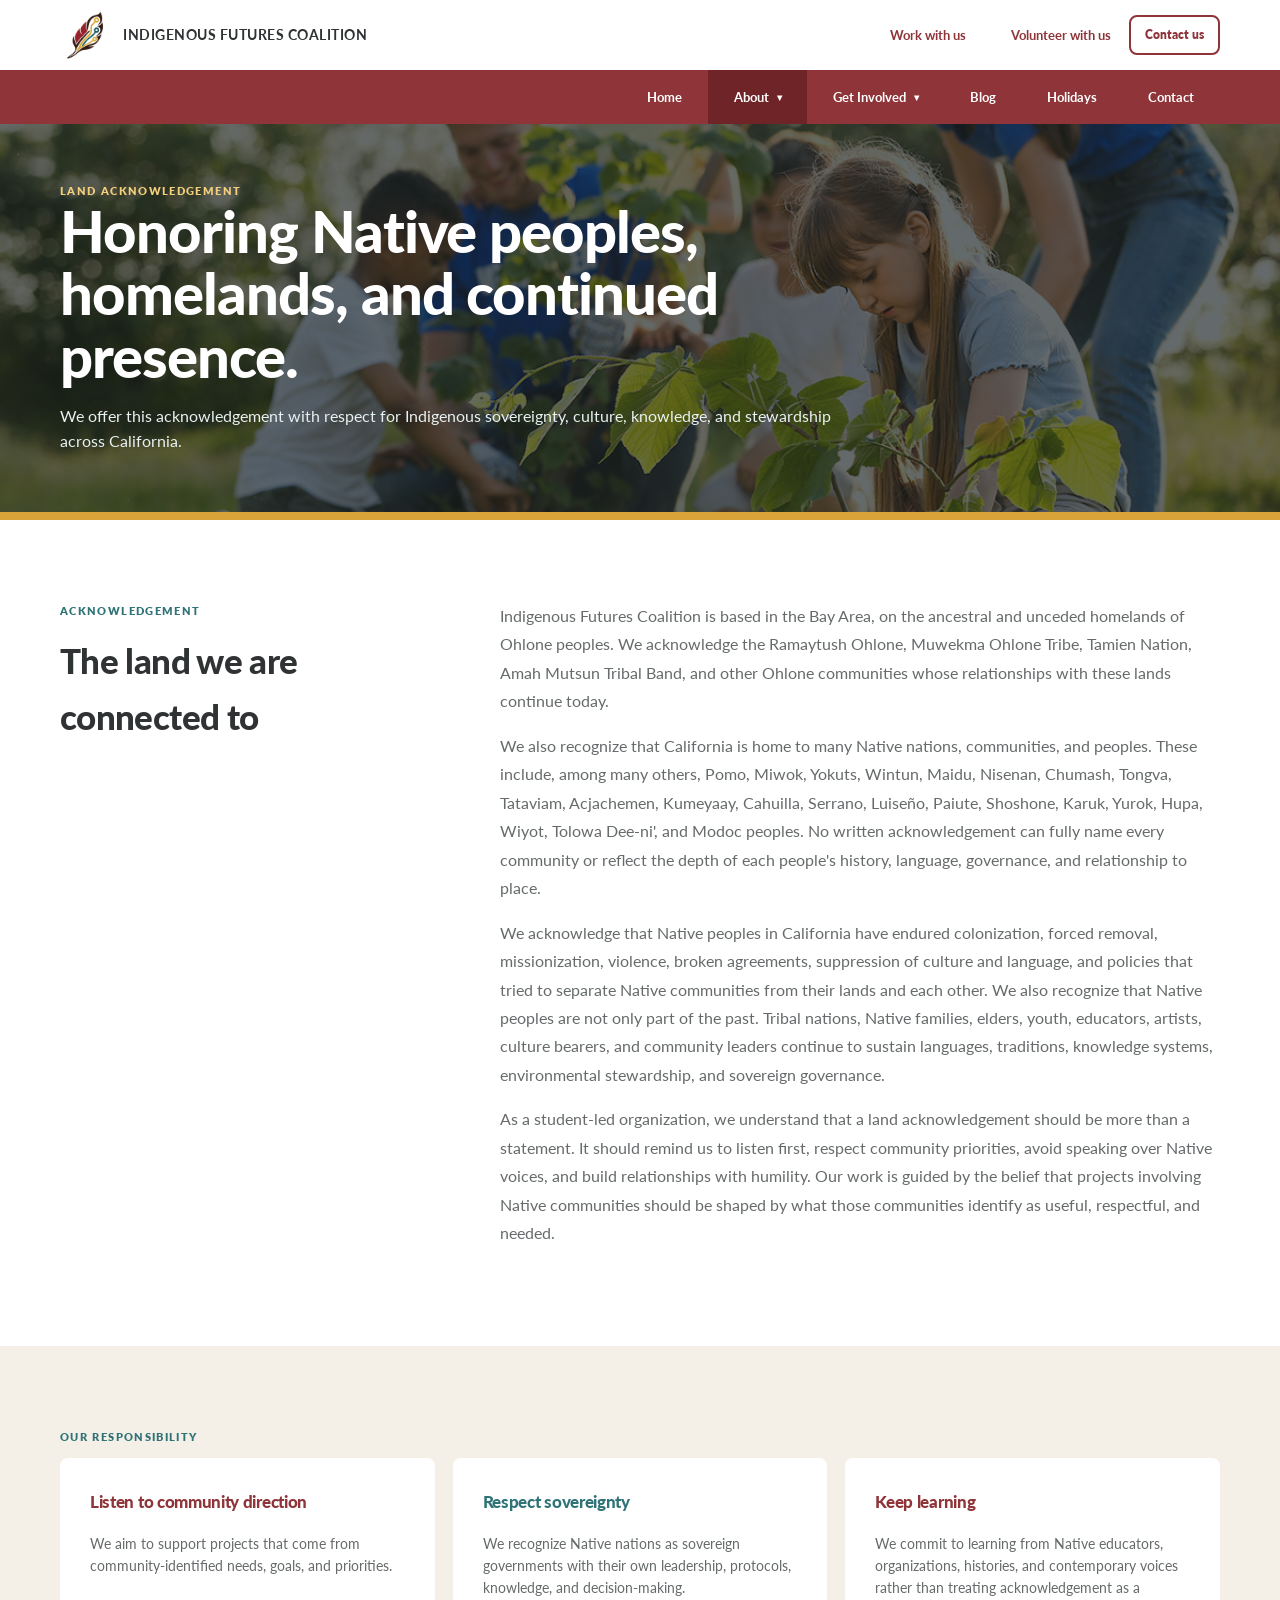
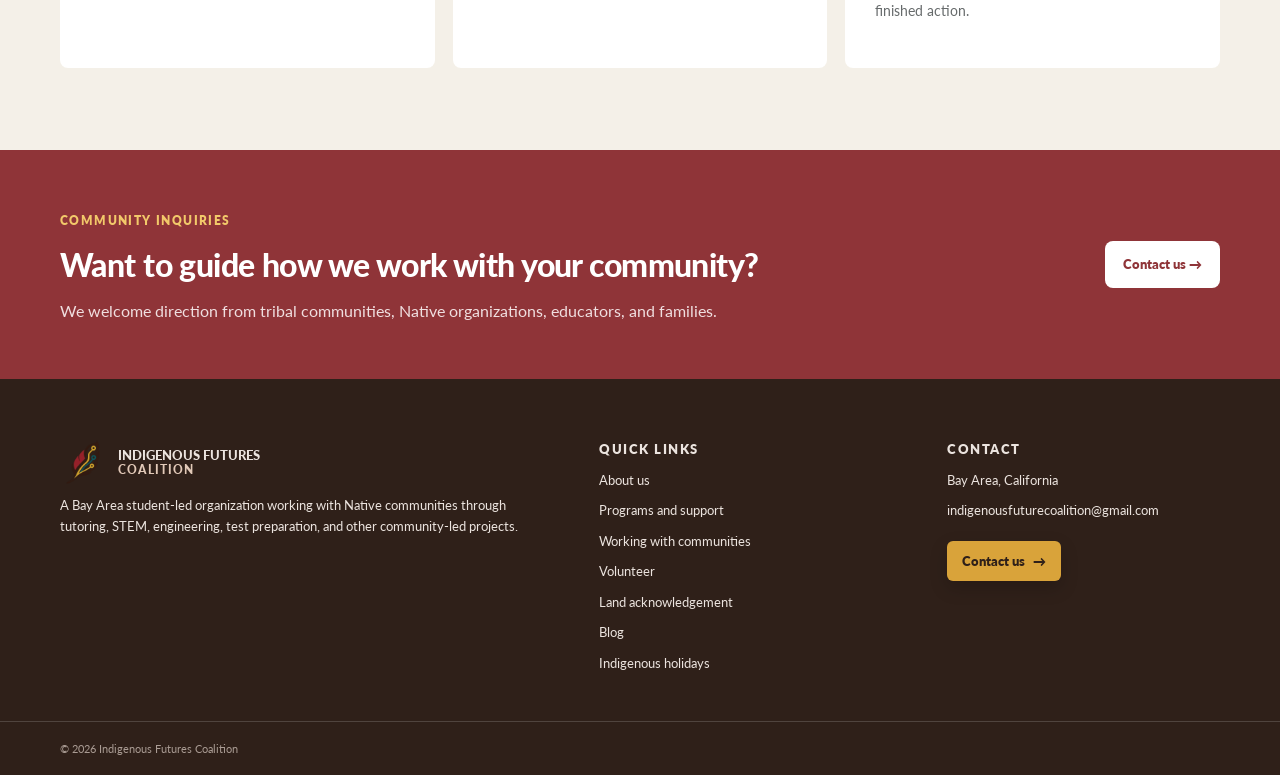
<file: land-acknowledgement.html>
<!doctype html>
<html lang="en">
<head>
  <meta charset="utf-8">
  <meta name="viewport" content="width=device-width, initial-scale=1">

  <title>Land Acknowledgement | Indigenous Futures Coalition</title>
  <meta name="description" content="Indigenous Futures Coalition's land acknowledgement honoring Native peoples, homelands, sovereignty, and continued presence across California.">

  <link rel="icon" type="image/png" href="assets/indigenouslogo.png">
  <link rel="stylesheet" href="styles.css">
  <link rel="preconnect" href="https://fonts.googleapis.com">
  <link rel="preconnect" href="https://fonts.gstatic.com" crossorigin>
  <link href="https://fonts.googleapis.com/css2?family=Lato:wght@400;700;900&display=swap" rel="stylesheet">
  <script src="script.js" defer></script>
</head>

<body>
  <div id="site-header"></div>

  <main>
    <section class="page-hero image-hero">
      <div class="container">
        <p class="eyebrow light">Land acknowledgement</p>
        <h1>Honoring Native peoples, homelands, and continued presence.</h1>
        <p>We offer this acknowledgement with respect for Indigenous sovereignty, culture, knowledge, and stewardship across California.</p>
      </div>
    </section>

    <section class="section">
      <div class="container prose-grid">
        <div>
          <p class="eyebrow">Acknowledgement</p>
          <h2>The land we are connected to</h2>
        </div>

        <div class="prose land-prose">
          <p>
            Indigenous Futures Coalition is based in the Bay Area, on the ancestral
            and unceded homelands of Ohlone peoples. We acknowledge the
            Ramaytush Ohlone, Muwekma Ohlone Tribe, Tamien Nation, Amah Mutsun
            Tribal Band, and other Ohlone communities whose relationships with
            these lands continue today.
          </p>

          <p>
            We also recognize that California is home to many Native nations,
            communities, and peoples. These include, among many others, Pomo,
            Miwok, Yokuts, Wintun, Maidu, Nisenan, Chumash, Tongva, Tataviam,
            Acjachemen, Kumeyaay, Cahuilla, Serrano, Luiseño, Paiute, Shoshone,
            Karuk, Yurok, Hupa, Wiyot, Tolowa Dee-ni', and Modoc peoples.
            No written acknowledgement can fully name every community or reflect
            the depth of each people's history, language, governance, and
            relationship to place.
          </p>

          <p>
            We acknowledge that Native peoples in California have endured
            colonization, forced removal, missionization, violence, broken
            agreements, suppression of culture and language, and policies that
            tried to separate Native communities from their lands and each other.
            We also recognize that Native peoples are not only part of the past.
            Tribal nations, Native families, elders, youth, educators, artists,
            culture bearers, and community leaders continue to sustain languages,
            traditions, knowledge systems, environmental stewardship, and
            sovereign governance.
          </p>

          <p>
            As a student-led organization, we understand that a land
            acknowledgement should be more than a statement. It should remind us
            to listen first, respect community priorities, avoid speaking over
            Native voices, and build relationships with humility. Our work is
            guided by the belief that projects involving Native communities
            should be shaped by what those communities identify as useful,
            respectful, and needed.
          </p>
        </div>
      </div>
    </section>

    <section class="section cream">
      <div class="container">
        <p class="eyebrow">Our responsibility</p>
        <div class="value-grid acknowledgement-grid">
          <article class="value-card">
            <h3>Listen to community direction</h3>
            <p>We aim to support projects that come from community-identified needs, goals, and priorities.</p>
          </article>

          <article class="value-card">
            <h3>Respect sovereignty</h3>
            <p>We recognize Native nations as sovereign governments with their own leadership, protocols, knowledge, and decision-making.</p>
          </article>

          <article class="value-card">
            <h3>Keep learning</h3>
            <p>We commit to learning from Native educators, organizations, histories, and contemporary voices rather than treating acknowledgement as a finished action.</p>
          </article>
        </div>
      </div>
    </section>

    <section class="contact-band">
      <div class="container contact-band-inner">
        <div>
          <p class="section-label light">Community inquiries</p>
          <h2>Want to guide how we work with your community?</h2>
          <p>We welcome direction from tribal communities, Native organizations, educators, and families.</p>
        </div>
        <a class="light-button" href="contact.html">Contact us →</a>
      </div>
    </section>
  </main>

  <div id="site-footer"></div>
</body>
</html>
</file>
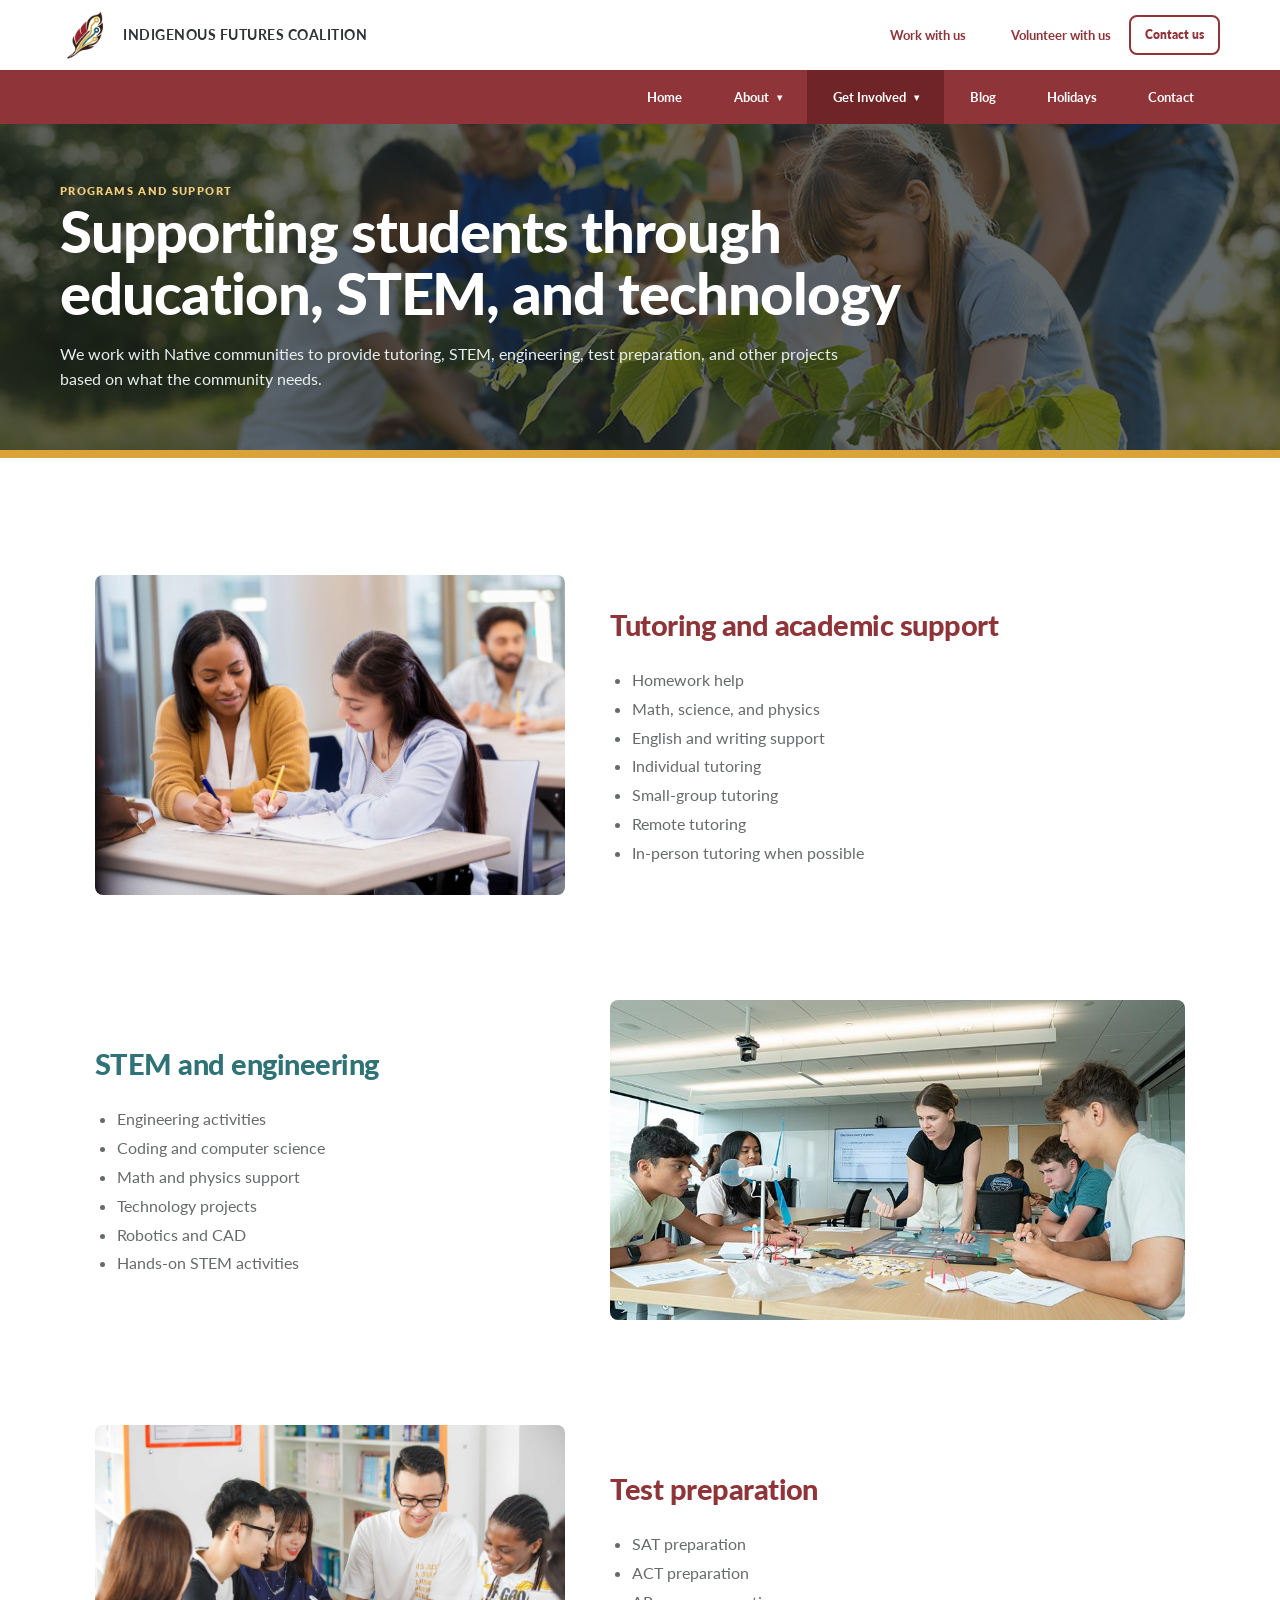
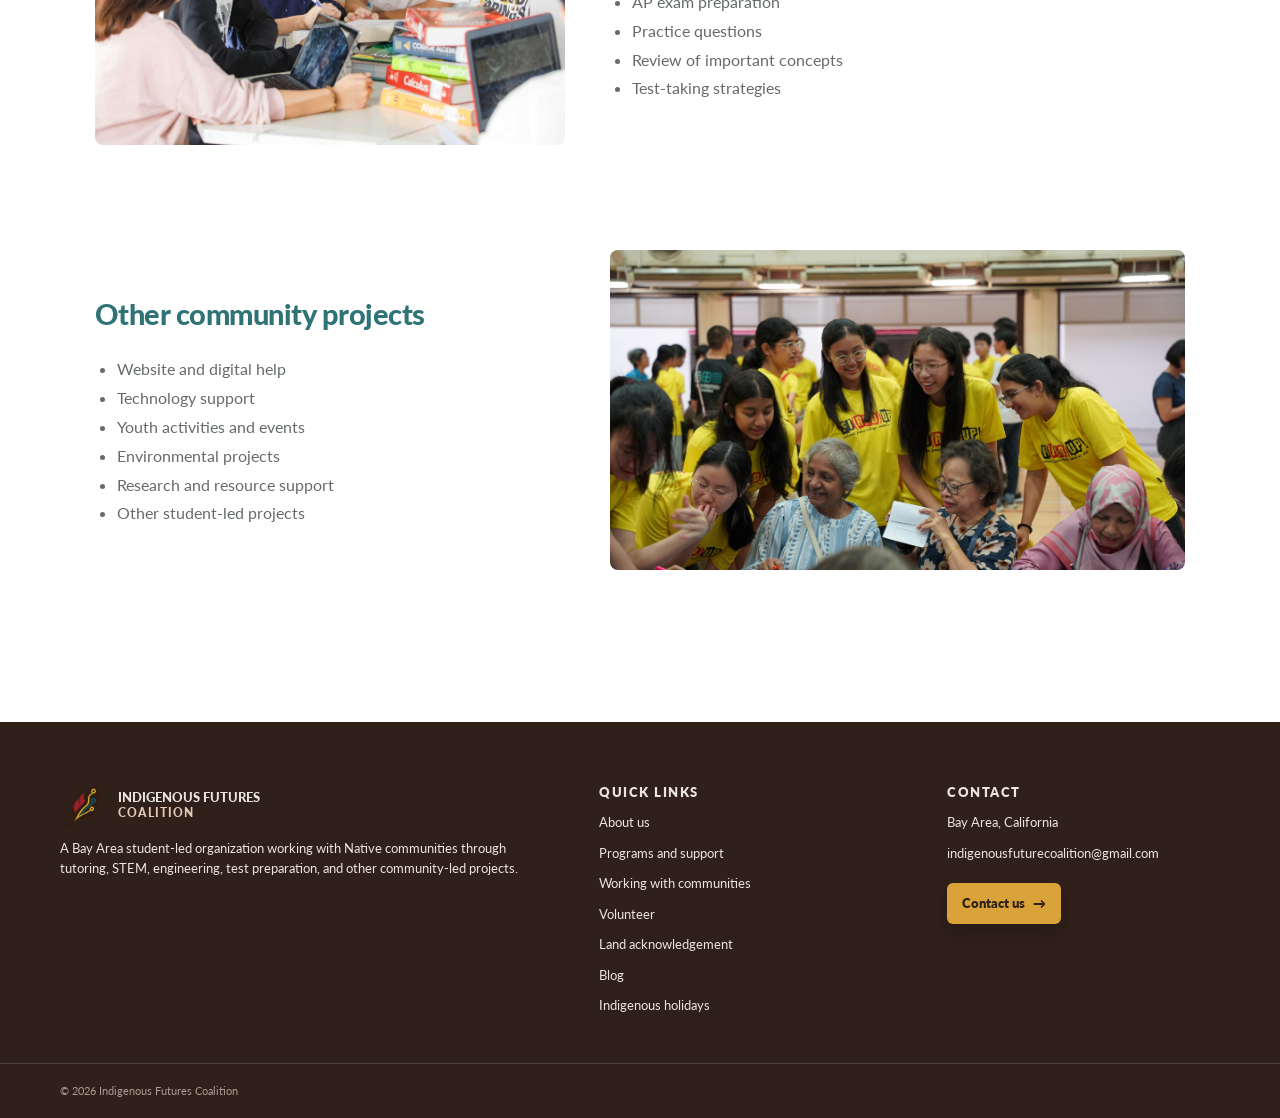
<file: programs.html>
<!doctype html>
<html lang="en">
<head>
  <meta charset="utf-8"><meta name="viewport" content="width=device-width, initial-scale=1">
  <title>Programs & Support | Indigenous Futures Coalition</title>
  <link rel="icon" type="image/png" href="assets/indigenouslogo.png"><link rel="stylesheet" href="styles.css">
  <link rel="preconnect" href="https://fonts.googleapis.com">
<link rel="preconnect" href="https://fonts.gstatic.com" crossorigin>
<link href="https://fonts.googleapis.com/css2?family=Lato:wght@400;700;900&display=swap" rel="stylesheet">
  <script src="script.js" defer></script>
</head>
<body>
  <div id="site-header"></div>
  <main>
    <section class="page-hero image-hero">
  <div class="container">
    <p class="eyebrow light">Programs and support</p>

    <h1>
      Supporting students through education, STEM, and technology
    </h1>

    <p>
      We work with Native communities to provide tutoring, STEM, engineering,
      test preparation, and other projects based on what the community needs.
    </p>

  </div>
</section>
    <section class="section">

<div class="container">


<div class="program-block">

<div class="program-image">
<img src="assets/tutoring.jpg" alt="Students receiving tutoring">
</div>

<div class="program-content">

<h2>Tutoring and academic support</h2>

<ul>
<li>Homework help</li>
<li>Math, science, and physics</li>
<li>English and writing support</li>
<li>Individual tutoring</li>
<li>Small-group tutoring</li>
<li>Remote tutoring</li>
<li>In-person tutoring when possible</li>
</ul>

</div>

</div>



<div class="program-block reverse">

<div class="program-image">
<img src="assets/stem.jpg" alt="Students working on STEM projects">
</div>

<div class="program-content">

<h2>STEM and engineering</h2>

<ul>
<li>Engineering activities</li>
<li>Coding and computer science</li>
<li>Math and physics support</li>
<li>Technology projects</li>
<li>Robotics and CAD</li>
<li>Hands-on STEM activities</li>
</ul>

</div>

</div>



<div class="program-block">

<div class="program-image">
<img src="assets/test-prep.jpg" alt="Students preparing for tests">
</div>

<div class="program-content">

<h2>Test preparation</h2>

<ul>
<li>SAT preparation</li>
<li>ACT preparation</li>
<li>AP exam preparation</li>
<li>Practice questions</li>
<li>Review of important concepts</li>
<li>Test-taking strategies</li>
</ul>

</div>

</div>



<div class="program-block reverse">

<div class="program-image">
<img src="assets/community-projects.jpg" alt="Students working together">
</div>

<div class="program-content">

<h2>Other community projects</h2>

<ul>
<li>Website and digital help</li>
<li>Technology support</li>
<li>Youth activities and events</li>
<li>Environmental projects</li>
<li>Research and resource support</li>
<li>Other student-led projects</li>
</ul>

</div>

</div>


</div>

</section>
    
  <main>
  <div id="site-footer"></div>
</body>
</html>
</file>
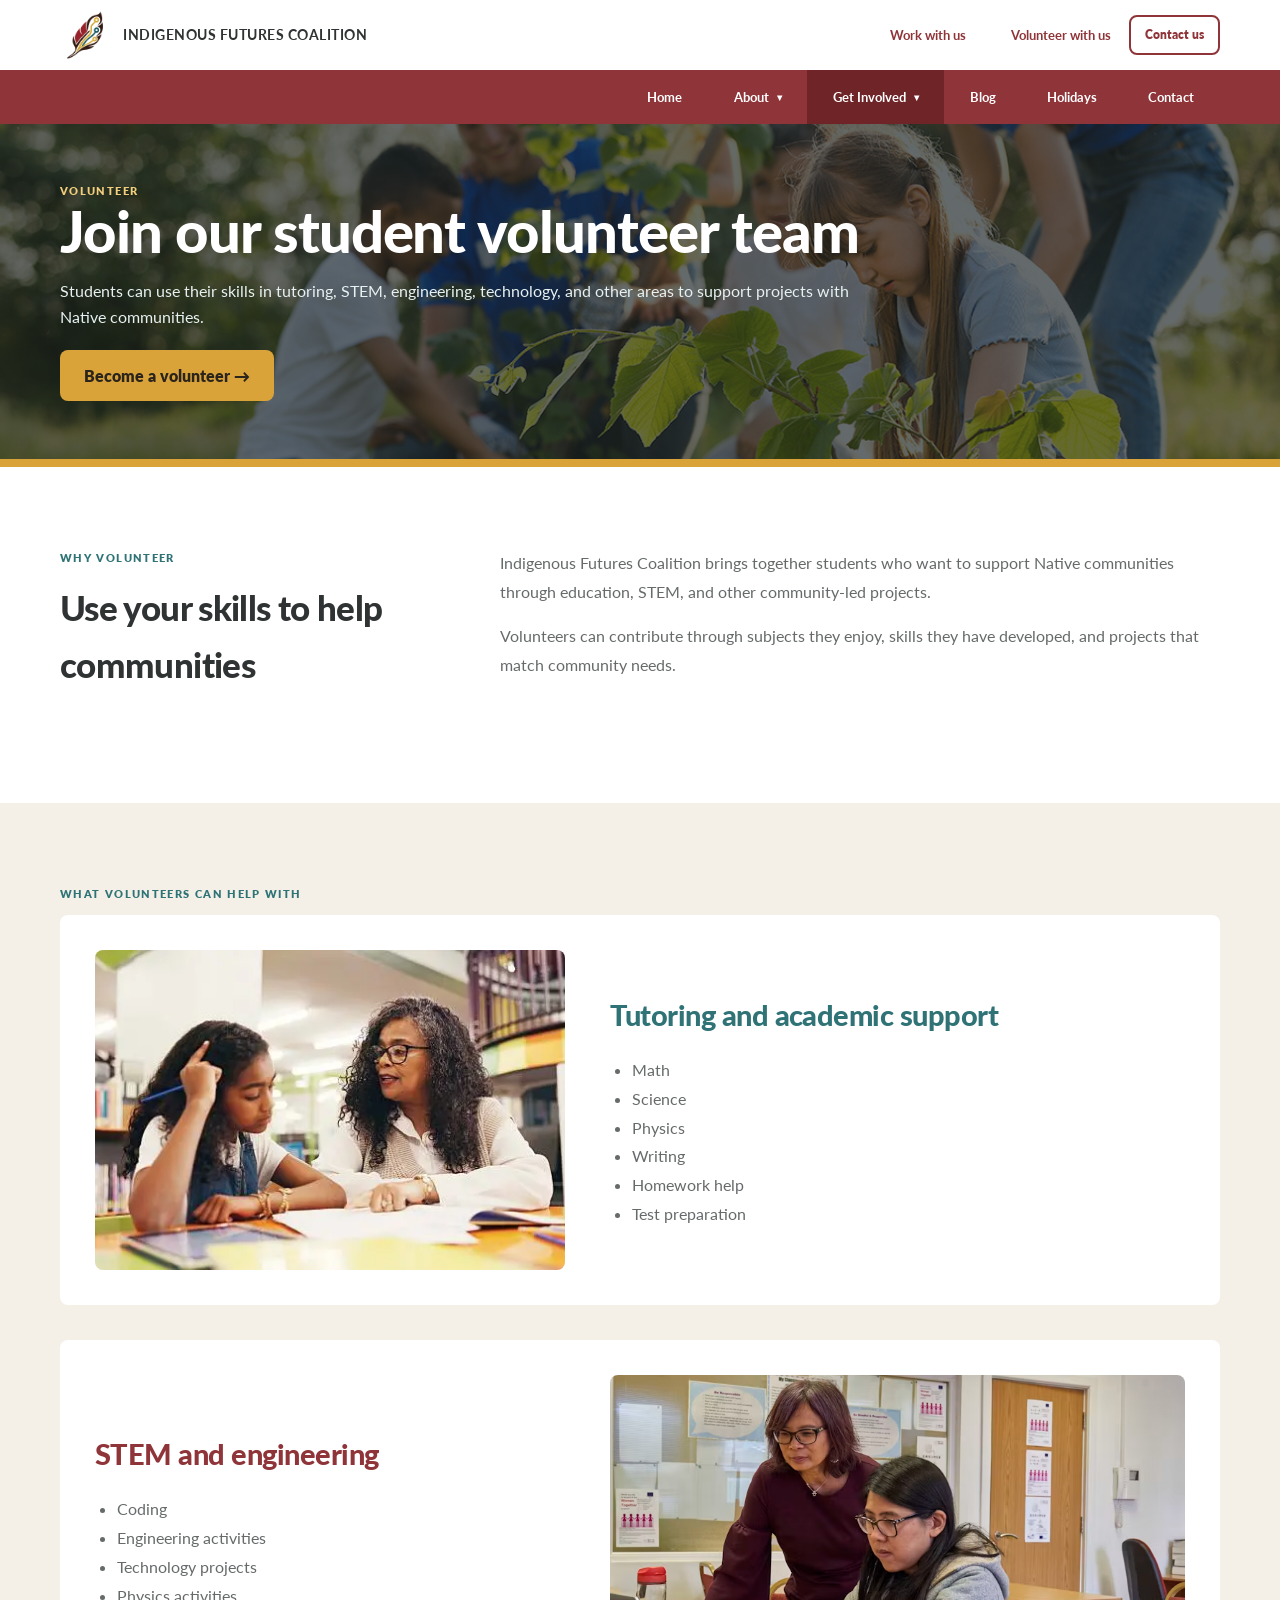
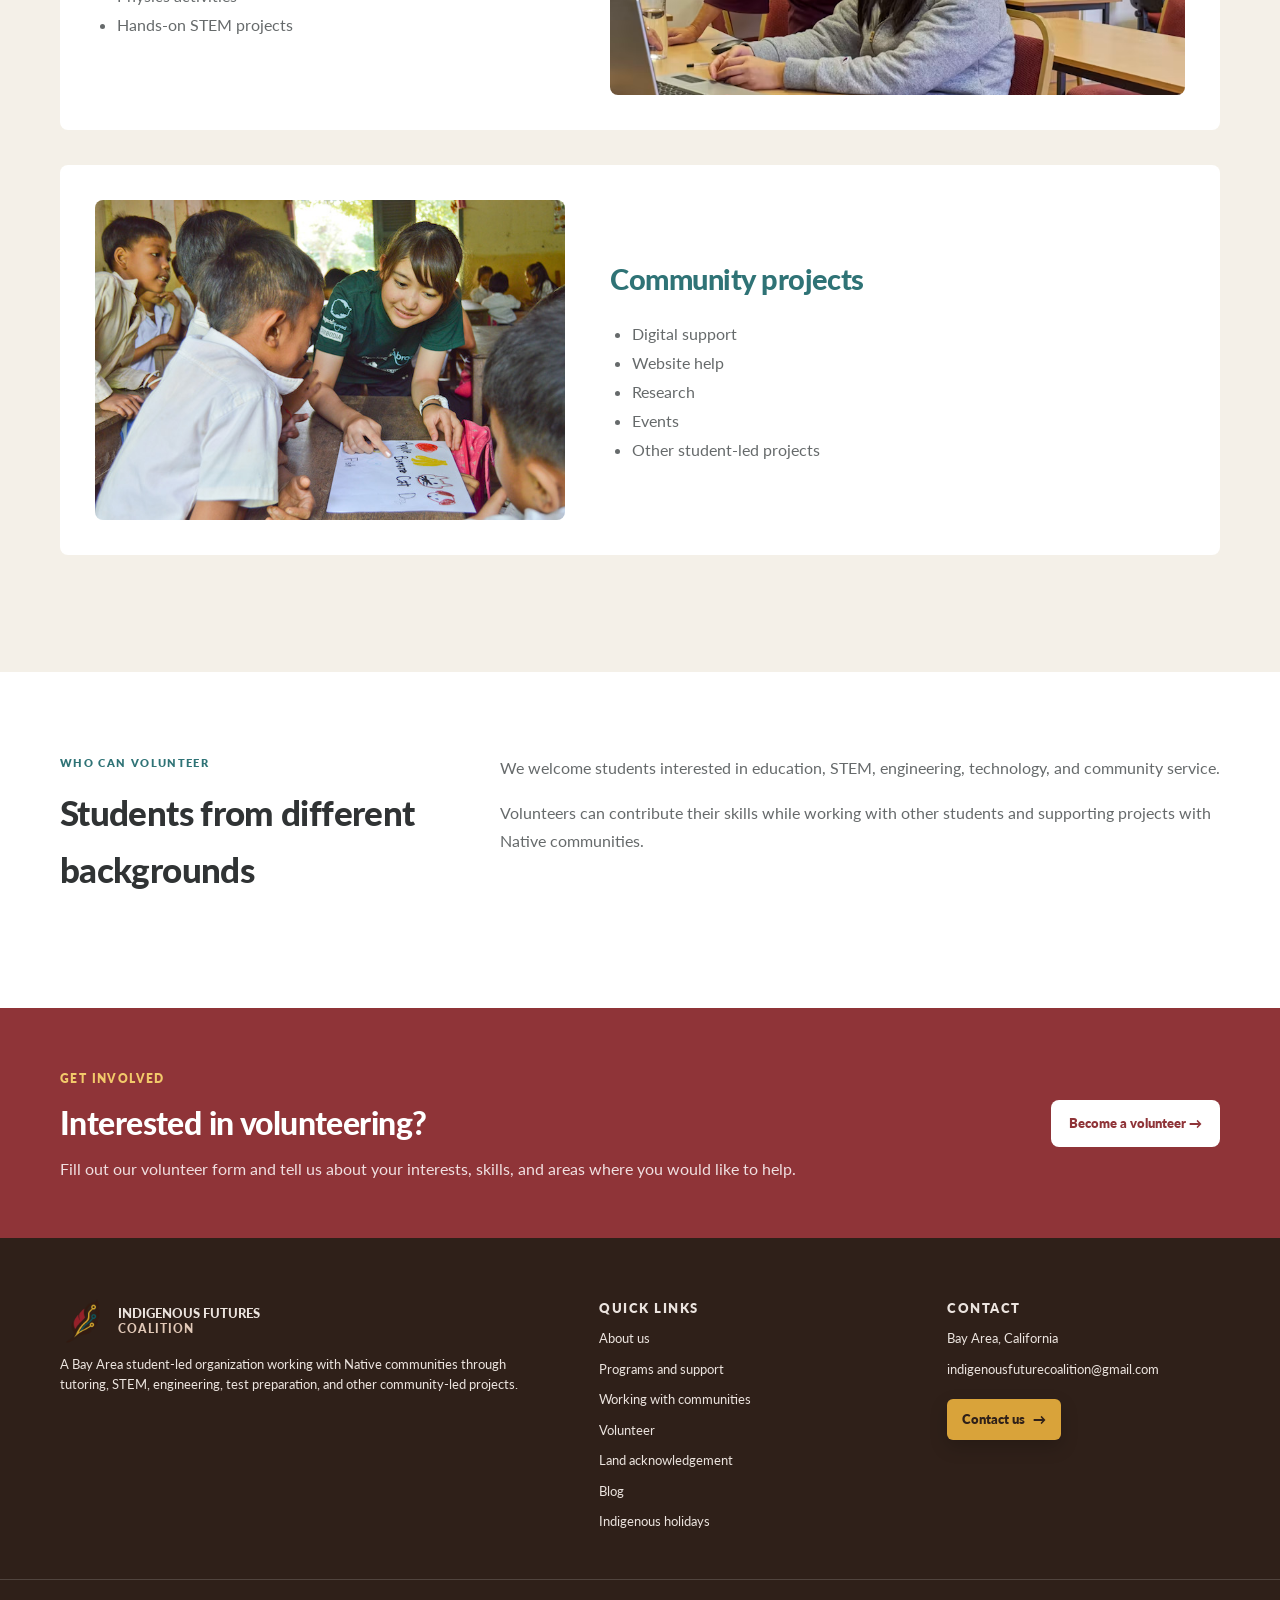
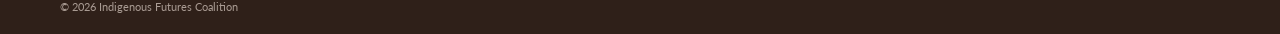
<file: volunteer.html>
<!doctype html>
<html lang="en">

<head>
  <meta charset="utf-8">
  <meta name="viewport" content="width=device-width, initial-scale=1">

  <title>Volunteer | Indigenous Futures Coalition</title>

  <link rel="icon" type="image/png" href="assets/indigenouslogo.png">
  <link rel="stylesheet" href="styles.css">
  <link rel="preconnect" href="https://fonts.googleapis.com">
<link rel="preconnect" href="https://fonts.gstatic.com" crossorigin>
<link href="https://fonts.googleapis.com/css2?family=Lato:wght@400;700;900&display=swap" rel="stylesheet">
  <script src="script.js" defer></script>
</head>


<body>

<div id="site-header"></div>


<main>


<section class="page-hero image-hero">

<div class="container">

<p class="eyebrow light">
Volunteer
</p>

<h1>
Join our student volunteer team
</h1>

<p>
Students can use their skills in tutoring, STEM, engineering, technology,
and other areas to support projects with Native communities.
</p>
  <a class="hero-button" href="https://docs.google.com/forms/d/e/1FAIpQLScHSh5FryAnsEAkCAZqE-ZCwVlhQCO10K5ncoyP5YJkJ6uqlg/viewform">
Become a volunteer →
</a>

</div>

</section>





<section class="section">

<div class="container">


<div class="prose-grid">


<div>

<p class="eyebrow">
Why volunteer
</p>

<h2>
Use your skills to help communities
</h2>

</div>


<div class="prose">

<p>
Indigenous Futures Coalition brings together students who want to support
Native communities through education, STEM, and other community-led projects.
</p>


<p>
Volunteers can contribute through subjects they enjoy, skills they have
developed, and projects that match community needs.
</p>


</div>


</div>


</div>

</section>







<section class="section cream">


<div class="container">


<p class="eyebrow">
What volunteers can help with
</p>


<div class="program-block">


<div class="program-image">

<img 
src="assets/volunteer-tutoring.jpg"
alt="Students tutoring"
>

</div>


<div class="program-content">

<h2>
Tutoring and academic support
</h2>


<ul>

<li>Math</li>
<li>Science</li>
<li>Physics</li>
<li>Writing</li>
<li>Homework help</li>
<li>Test preparation</li>

</ul>

</div>


</div>





<div class="program-block reverse">


<div class="program-image">

<img 
src="assets/volunteer-stem.jpg"
alt="Students working on STEM projects"
>

</div>


<div class="program-content">

<h2>
STEM and engineering
</h2>


<ul>

<li>Coding</li>
<li>Engineering activities</li>
<li>Technology projects</li>
<li>Physics activities</li>
<li>Hands-on STEM projects</li>

</ul>

</div>


</div>






<div class="program-block">


<div class="program-image">

<img 
src="assets/volunteer-projects.jpg"
alt="Students working together"
>

</div>


<div class="program-content">

<h2>
Community projects
</h2>


<ul>

<li>Digital support</li>
<li>Website help</li>
<li>Research</li>
<li>Events</li>
<li>Other student-led projects</li>

</ul>

</div>


</div>



</div>


</section>







<section class="section">


<div class="container">


<div class="prose-grid">


<div>

<p class="eyebrow">
Who can volunteer
</p>


<h2>
Students from different backgrounds
</h2>


</div>



<div class="prose">

<p>
We welcome students interested in education, STEM, engineering,
technology, and community service.
</p>


<p>
Volunteers can contribute their skills while working with other students
and supporting projects with Native communities.
</p>


</div>


</div>


</div>


</section>








<section class="contact-band">


<div class="container contact-band-inner">


<div>

<p class="section-label light">
Get involved
</p>


<h2>
Interested in volunteering?
</h2>


<p>
Fill out our volunteer form and tell us about your interests, skills,
and areas where you would like to help.
</p>


</div>


<a class="light-button" href="https://docs.google.com/forms/d/e/1FAIpQLScHSh5FryAnsEAkCAZqE-ZCwVlhQCO10K5ncoyP5YJkJ6uqlg/viewform">
Become a volunteer →
</a>


</div>


</section>



</main>


<div id="site-footer"></div>


</body>

</html>
</file>
<file: styles.css>
:root {
  --burgundy: #8f3438;
  --burgundy-dark: #6f2428;
  --teal: #2f7376;
  --teal-dark: #225a5d;
  --gold: #d9a33a;
  --cream: #f4f0e8;
  --ink: #303334;
  --muted: #666a6b;
  --line: #d8d8d3;
  --brown: #2f2019;
  --radius: 8px;
}

* { box-sizing: border-box; }
html { scroll-behavior: smooth; }
body {
  margin: 0;
  color: var(--ink);
  background: #fff;
  font-family: "Lato", sans-serif;
  line-height: 1.6;
}

main {
  background: #fff;
  animation: content-enter .34s cubic-bezier(.22, .8, .3, 1) both;
}

body.page-leaving main {
  animation: content-exit .18s ease-in both;
  pointer-events: none;
}

@keyframes content-enter {
  from {
    opacity: .82;
    transform: translateY(7px);
  }
  to {
    opacity: 1;
    transform: translateY(0);
  }
}

@keyframes content-exit {
  from {
    transform: translateY(0);
  }
  to {
    transform: translateY(-5px);
  }
}

button, input, select, textarea {
  font: inherit;
}

@media (prefers-reduced-motion: reduce) {
  main,
  body.page-leaving main {
    animation: none;
  }
}

h1, h2, h3 {
  font-family: "Lato", sans-serif;
  font-weight: 900;
  letter-spacing: -0.02em;
}
a { color: inherit; text-decoration: none; }
a, button, .team-bio summary {
  transition:
    color .2s ease,
    background-color .2s ease,
    border-color .2s ease,
    opacity .2s ease,
    transform .2s ease,
    box-shadow .2s ease;
}
a:focus-visible, button:focus-visible, .team-bio summary:focus-visible {
  outline: 3px solid rgba(217, 163, 58, .65);
  outline-offset: 3px;
}
img { display: block; max-width: 100%; }
h1, h2, h3, p { margin-top: 0; }
h1, h2, h3 { letter-spacing: -0.018em; }
.container { width: min(1160px, calc(100% - 48px)); margin: 0 auto; }

.utility-bar { background: var(--brown); color: #fff; font-size: .73rem; }
.utility-inner { height: 34px; display: flex; align-items: center; justify-content: space-between; }
.main-header { background: #fff; }
.header-inner { 
  min-height: 70px; 
  display: flex; 
  align-items: center; 
  justify-content: space-between; 
  gap: 20px; 
}
.brand { display: flex; align-items: center; gap: 13px; min-width: 280px; }
.brand:hover { transform: translateY(-2px); }
.brand-seal {
  width: 50px;
  height: 50px;
  display: grid;
  place-items: center;
  flex: 0 0 auto;
}
.brand-seal img { width: 100%; height: 100%; object-fit: contain; }
.brand-words { display: flex; flex-direction: column; text-transform: uppercase; }
.brand-words strong { 
  font-size: .9rem; 
  letter-spacing: .035em; 
}
.brand-words small { font-size: .72rem; letter-spacing: .085em; color: var(--muted); margin-top: 2px; }
.header-actions { 
  display: flex; 
  align-items: center; 
  gap: 18px; 
}
.header-actions > a:not(.contact-button) { display: flex; flex-direction: column; padding-left: 27px; }
.header-actions > a:hover { transform: translateY(-2px); }
.header-actions small { color: var(--muted); font-size: .68rem; }
.header-actions strong { color: var(--burgundy); font-size: .83rem; margin-top: 2px; }
.contact-button { 
  border: 2px solid var(--burgundy); 
  color: var(--burgundy); 
  padding: 8px 14px; 
  border-radius: var(--radius); 
  font-size: .75rem; 
  font-weight: 800; 
}
.contact-button:hover { background: var(--burgundy); color: #fff; box-shadow: 0 7px 16px rgba(143,52,56,.2); }
.nav-bar { background: var(--burgundy); }
.desktop-nav { min-height: 54px; display: flex; align-items: stretch; justify-content: flex-end; }
.desktop-nav > a,
.nav-trigger {
  min-height: 54px;
  padding: 0 clamp(14px, 2vw, 28px);
  display: flex;
  align-items: center;
  color: #fff;
  font-size: .82rem;
  font-weight: 700;
}
.nav-trigger {
  width: 100%;
  border: 0;
  background: transparent;
  cursor: pointer;
}
.desktop-nav > a:hover,
.desktop-nav > a[aria-current="page"],
.nav-dropdown:hover .nav-trigger,
.nav-dropdown:focus-within .nav-trigger,
.nav-dropdown.active .nav-trigger {
  background: var(--burgundy-dark);
}
.nav-item {
  position: relative;
  display: flex;
  align-items: stretch;
}
.nav-trigger::after {
  content: "\25BE";
  margin-left: 8px;
  font-size: .65rem;
  transition: transform .2s ease;
}
.nav-dropdown:hover .nav-trigger::after,
.nav-dropdown:focus-within .nav-trigger::after {
  transform: rotate(180deg);
}
.nav-menu {
  position: absolute;
  top: 100%;
  left: 0;
  z-index: 20;
  min-width: 260px;
  padding: 9px;
  background: #fff;
  border-radius: 0 0 var(--radius) var(--radius);
  box-shadow: 0 18px 35px rgba(47, 32, 25, .22);
  opacity: 0;
  pointer-events: none;
  transform: translateY(10px);
  transition: opacity .2s ease, transform .2s ease;
}
.nav-dropdown:hover .nav-menu,
.nav-dropdown:focus-within .nav-menu {
  opacity: 1;
  pointer-events: auto;
  transform: translateY(0);
}
.nav-menu a {
  display: block;
  padding: 12px 13px;
  border-radius: 6px;
  color: var(--ink);
  font-size: .82rem;
  font-weight: 800;
}
.nav-menu a:hover,
.nav-menu a[aria-current="page"] {
  background: var(--cream);
  color: var(--burgundy);
}
.menu-button, .mobile-nav { display: none; }

.indigenous-day-hero {
  background: var(--cream);
  padding: 44px 0;
}

.indigenous-day-grid {
  display: grid;
  grid-template-columns: minmax(0, 1fr) minmax(0, 1fr);
  gap: clamp(32px, 5vw, 72px);
  align-items: center;
}

.indigenous-day-photo {
  width: 100%;
  height: 380px;
  object-fit: cover;
  object-position: center 46%;
}

.indigenous-day-copy h2 {
  margin-bottom: 14px;
  font-size: clamp(2.3rem, 3.6vw, 3.5rem);
  line-height: 1.1;
}

.indigenous-day-copy > p {
  max-width: 34rem;
  margin-bottom: 20px;
  color: #555654;
  line-height: 1.65;
}

.home-countdown-date {
  margin-bottom: 9px;
  color: #555654;
  font-size: .84rem;
}

.home-countdown-time {
  display: flex;
  flex-wrap: wrap;
  gap: 22px;
  color: var(--muted);
  font-size: .85rem;
}

.home-countdown-time strong {
  color: var(--ink);
  font-size: clamp(1.8rem, 3vw, 2.5rem);
  font-variant-numeric: tabular-nums;
}

.home-countdown-time[hidden] { display: none; }

.home-countdown-today {
  margin: 0;
  color: var(--burgundy);
  font-weight: 700;
}

.indigenous-day-link {
  display: inline-block;
  margin-top: 22px;
  color: var(--burgundy);
  font-weight: 700;
}

.indigenous-day-link:hover { text-decoration: underline; }

.land-acknowledgement {
  background: #f9f7f2;
  border-bottom: 1px solid var(--line);
  padding: 42px 0;
}

.land-acknowledgement-inner {
  display: grid;
  grid-template-columns: minmax(250px, .82fr) minmax(0, 1.18fr);
  gap: 54px;
  align-items: start;
}

.land-acknowledgement h2 {
  margin: 8px 0 0;
  color: var(--burgundy);
  font-size: clamp(1.7rem, 3vw, 2.4rem);
  line-height: 1.14;
}

.land-acknowledgement-inner > p,
.land-acknowledgement-inner > div > p {
  margin-bottom: 0;
  color: var(--muted);
  font-size: .98rem;
  line-height: 1.8;
}

.inline-button {
  display: inline-flex;
  align-items: center;
  margin-top: 18px;
  color: var(--burgundy);
  font-size: .82rem;
  font-weight: 900;
}

.inline-button:hover {
  color: var(--teal);
  transform: translateX(3px);
}

.land-prose p {
  font-size: 1rem;
}

.acknowledgement-grid .value-card {
  min-height: 210px;
}

.home-hero { min-height: 570px; position: relative; display: flex; align-items: center; background: url("assets/tutoring-group.jpg") center 47% / cover no-repeat; color: #fff; }
.home-hero::before { content: ""; position: absolute; inset: 0; background: linear-gradient(90deg, rgba(17,26,29,.84), rgba(17,26,29,.58) 46%, rgba(17,26,29,.08) 80%); }
.home-hero-copy { position: relative; z-index: 1; }
.hero-kicker, .section-label { display: inline-block; font-size: .73rem; text-transform: uppercase; letter-spacing: .12em; font-weight: 800; color: var(--burgundy); }
.hero-kicker { background: var(--gold); color: #2b241c; padding: 8px 12px; margin-bottom: 18px; border-radius: var(--radius); }
.home-hero h1 { 
  font-size: clamp(2.7rem, 5vw, 4.65rem); 
  line-height: 1.04; 
  max-width: 850px; 
  margin-bottom: 20px; 
}
.home-hero-copy > p:not(.hero-kicker) { font-size: 1.08rem; line-height: 1.65; max-width: 850px; margin-bottom: 27px; }
.primary-button, .secondary-button, .light-button, .button {
  display: inline-flex; align-items: center; gap: 9px; padding: 13px 18px;
  border-radius: var(--radius); font-size: .82rem; font-weight: 800;
}
.primary-button, .button { background: var(--burgundy); color: #fff; }
.primary-button:hover, .button:hover { background: var(--burgundy-dark); transform: translateY(-2px); box-shadow: 0 8px 18px rgba(111,36,40,.22); }

.action-strip { position: relative; margin-top: -48px; z-index: 3; }
.action-grid { display: grid; grid-template-columns: repeat(3, 1fr); box-shadow: 0 8px 30px rgba(0,0,0,.16); }
.action-card { min-height: 116px; background: #fff; padding: 25px; display: flex; flex-direction: column; justify-content: center; }
.action-card:nth-child(2) { background: var(--teal); color: #fff; }
.action-card:nth-child(3) { background: var(--cream); }
.action-card strong { font-size: .94rem; margin-bottom: 5px; }
.action-card span { font-size: .77rem; color: var(--muted); }
.action-card:nth-child(2) span { color: #e0eeee; }

.standard-section, .section { padding: 82px 0; }
.plain-heading { display: grid; grid-template-columns: 1.25fr 1fr; gap: 70px; align-items: end; margin-bottom: 40px; }
.plain-heading h2 { font-size: 2.25rem; line-height: 1.16; margin: 8px 0 0; }
.plain-heading > p { color: var(--muted); line-height: 1.72; margin: 0; }
.service-grid {
  display: grid;
  grid-template-columns: repeat(4, 1fr);
  gap: 24px;
}

.service-card {
  background: #fff;
  padding: 32px 28px;
  border-radius: var(--radius);
  box-shadow: 0 6px 24px rgba(0,0,0,.10);
  min-height: 280px;
  transition: 
    transform 0.2s ease,
    box-shadow 0.2s ease;
}

.service-card:hover {
  transform: translateY(-5px);
  box-shadow: 0 14px 32px rgba(0,0,0,.16);
}

.service-card a {
  display: inline-block;
  color: var(--gold);
  font-weight: 800;
}

.service-card a:hover {
  color: var(--gold);
  transform: translateX(3px);
}
.-card h3 { color: var(--burgundy); font-size: 1rem; line-height: 1.3; margin-bottom: 10px; }
.-card p { font-size: .84rem; color: var(--muted); line-height: 1.62; min-height: 82px; }
.-card a { color: var(--burgundy); font-size: .76rem; font-weight: 800; }

.about-band { background: var(--cream); padding: 80px 0; }
.about-band-grid { display: grid; grid-template-columns: 1fr 1fr; gap: 70px; align-items: center; }
.about-photo { width: 100%; height: 450px; object-fit: cover; border-radius: var(--radius); }
.about-band h2 { font-size: 2.35rem; line-height: 1.15; margin: 8px 0 20px; }
.about-band p:not(.section-label) { color: var(--muted); line-height: 1.72; }
.check-list { padding: 0; margin: 25px 0; display: grid; grid-template-columns: 1fr 1fr; gap: 10px 25px; list-style: none; }
.check-list li { font-size: .82rem; font-weight: 700; padding-left: 18px; position: relative; }
.check-list li::before { content: ""; width: 7px; height: 7px; background: var(--gold); border-radius: 50%; position: absolute; left: 0; top: 7px; }
.secondary-button { background: var(--teal); color: #fff; }
.secondary-button:hover { background: var(--teal-dark); transform: translateY(-2px); box-shadow: 0 8px 18px rgba(34,90,93,.2); }
.simple-steps { display: grid; grid-template-columns: repeat(4,1fr); gap: 14px; list-style: none; padding: 0; margin: 0; }
.simple-steps li { padding: 28px 25px; background: #fff; border-radius: var(--radius); }
.simple-steps span { width: 29px; height: 29px; border-radius: 50%; background: var(--burgundy); color: #fff; display: grid; place-items: center; font-size: .75rem; font-weight: 800; margin-bottom: 13px; }
.simple-steps strong { font-size: .88rem; }
.simple-steps p { font-size: .78rem; color: var(--muted); margin: 7px 0 0; }
.contact-band { background: var(--burgundy); color: #fff; padding: 56px 0; }
.contact-band-inner { display: flex; align-items: center; justify-content: space-between; gap: 50px; }
.contact-band h2 { font-size: 2rem; margin: 7px 0 8px; }
.contact-band p { margin-bottom: 0; color: #f0dfe0; }
.section-label.light { color: #f2c96a; }
.light-button { background: #fff; color: var(--burgundy); flex: 0 0 auto; }
.light-button:hover { color: var(--burgundy-dark); transform: translateY(-2px); box-shadow: 0 8px 18px rgba(47,32,25,.18); }

.page-hero { background: var(--teal); color: #fff; padding: 58px 0; border-bottom: 8px solid var(--gold); }
.page-hero h1 { font-size: clamp(2.35rem,4.5vw,3.7rem); line-height: 1.08; max-width: 900px; margin-bottom: 16px; }
.page-hero p { max-width: 790px; margin-bottom: 0; color: #e7f1f1; }
.eyebrow { font-size: .71rem; text-transform: uppercase; letter-spacing: .12em; font-weight: 800; color: var(--teal); margin-bottom: 12px; }
.eyebrow.light { color: #f2cf7c; }
.prose-grid { display: grid; grid-template-columns: .75fr 1.5fr; gap: 80px; }
.prose-grid h2 { font-size: 2.2rem; }
.prose p { color: var(--muted); line-height: 1.78; }
.cream { background: var(--cream); }
.value-grid { display: grid; grid-template-columns: repeat(3,1fr); gap: 18px; }
.value-card { padding: 30px; background: #fff; border-radius: var(--radius); }
.value-card h3 { font-size: 1.08rem; color: var(--burgundy); }
.value-card p { font-size: .87rem; color: var(--muted); margin-bottom: 0; }
.blog-layout { display: grid; grid-template-columns: minmax(0, 1fr) 300px; gap: 58px; align-items: start; }
.blog-article h2 { margin-top: 36px; font-size: 1.65rem; color: var(--burgundy); }
.blog-article h2:first-child { margin-top: 0; }
.blog-article p { color: var(--muted); line-height: 1.82; }
.blog-meta { display: flex; flex-wrap: wrap; gap: 10px; margin-bottom: 28px; color: var(--muted); font-size: .8rem; font-weight: 800; }
.blog-sidebar { position: sticky; top: 24px; padding: 28px; background: var(--cream); border-radius: var(--radius); }
.blog-sidebar h2 { font-size: 1.2rem; color: var(--burgundy); }
.blog-sidebar a { display: block; color: var(--teal); font-size: .86rem; font-weight: 900; line-height: 1.45; }
.blog-sidebar a:hover { color: var(--burgundy); transform: translateX(3px); }

.holidays-intro {
  display: grid;
  grid-template-columns: minmax(260px, .78fr) minmax(0, 1.22fr);
  gap: 56px;
  align-items: start;
  margin-bottom: 32px;
}

.holidays-intro h2 {
  margin: 0;
  font-size: clamp(1.9rem, 3vw, 2.5rem);
  line-height: 1.1;
}

.holidays-intro > p {
  margin: 0;
  color: var(--muted);
  font-size: 1rem;
  line-height: 1.65;
}

.image-hero.holidays-hero {
  padding: 58px 0 52px;
  border: 0;
  background: var(--cream);
  color: var(--ink);
}

.holidays-hero p { color: #555654; }

.holiday-countdown {
  display: flex;
  justify-content: space-between;
  align-items: end;
  gap: 24px;
  padding: 10px 0 28px;
  margin-bottom: 4px;
}

.holiday-countdown-label {
  margin-bottom: 2px;
  color: var(--muted);
  font-size: .85rem;
}

.holiday-countdown h3 {
  margin: 0;
  font-size: 1.45rem;
}

.holiday-countdown-time {
  display: flex;
  flex-wrap: wrap;
  gap: 22px;
  color: var(--muted);
  font-size: .85rem;
}

.holiday-countdown-time strong {
  color: var(--ink);
  font-size: 1.7rem;
  font-variant-numeric: tabular-nums;
}

.holiday-countdown-time[hidden] { display: none; }

.holiday-countdown-today {
  margin: 6px 0 0;
  color: var(--burgundy);
  font-weight: 700;
}

.holiday-grid {
  display: grid;
  grid-template-columns: 1fr;
}

.holiday-card {
  display: grid;
  grid-template-columns: minmax(120px, .22fr) minmax(0, 1fr);
  gap: clamp(24px, 5vw, 72px);
  align-items: start;
  padding: 25px 0;
  border-bottom: 1px solid var(--line);
}

.holiday-date {
  display: flex;
  flex-direction: column;
  color: var(--burgundy);
}

.holiday-date span {
  font-size: .82rem;
  font-weight: 700;
}

.holiday-date strong {
  margin-top: 2px;
  font-size: 1.25rem;
  line-height: 1.2;
}

.holiday-region {
  margin-bottom: 5px;
  color: var(--teal);
  font-size: .78rem;
  font-weight: 700;
}

.holiday-card h3 {
  margin-bottom: 6px;
  font-size: 1.3rem;
  line-height: 1.18;
}

.holiday-card p:not(.holiday-region) {
  margin-bottom: 0;
  color: var(--muted);
  font-size: .95rem;
  line-height: 1.6;
}

.holidays-note h2 { font-size: 1.65rem; }
.holidays-note p { max-width: 750px; margin-bottom: 0; color: var(--muted); }
.placeholder-panel { background: #fbf6e8; border-left: 5px solid var(--gold); padding: 35px; border-radius: var(--radius); }
.placeholder-panel h2 { font-size: 2rem; }
.profile-grid { display: grid; grid-template-columns: repeat(2,1fr); gap: 24px; }
.profile-grid div { background: rgba(255,255,255,.5); padding: 14px; border-radius: var(--radius); }
.profile-grid small { display: block; text-transform: uppercase; letter-spacing: .09em; color: var(--muted); }
.profile-grid strong { display: block; margin-top: 5px; }
.work-list { display: grid; gap: 18px; }
.work-row { display: grid; grid-template-columns: 1.1fr 1fr; gap: 55px; padding: 42px 30px; border-radius: var(--radius); background: #fff; }
.work-row:nth-child(even) { background: var(--cream); }
.work-row h2 { font-size: 1.65rem; color: var(--burgundy); }
.work-row p { color: var(--muted); }
.work-row ul { columns: 2; margin: 0; padding: 0; list-style: none; }
.work-row li { break-inside: avoid; padding: 0 0 10px 15px; position: relative; font-size: .84rem; }
.work-row li::before { content: ""; width: 5px; height: 5px; background: var(--teal); border-radius: 50%; position: absolute; left: 0; top: 8px; }
.scope-band { background: var(--brown); color: #fff; padding: 58px 0; }
.scope-band h2 { font-size: 2.1rem; }
.scope-band p { max-width: 800px; color: #eee4df; margin-bottom: 0; }
.process-list { display: grid; gap: 12px; list-style: none; padding: 0; margin: 0; }
.process-list li { display: grid; grid-template-columns: 45px 1fr; gap: 18px; padding: 24px; background: #fff; border-radius: var(--radius); }
.process-list li:nth-child(odd) span { 
  background: var(--burgundy); 
  color: #fff;
}

.process-list li:nth-child(even) span { 
  background: var(--teal); 
  color: #fff;
}

.process-list span { 
  width: 34px; 
  height: 34px; 
  border-radius: 50%; 
  display: grid; 
  place-items: center; 
  font-size: .75rem; 
  font-weight: 800; 
}
.process-list h3 { font-size: 1rem; margin-bottom: 5px; }
.process-list p { color: var(--muted); font-size: .86rem; margin-bottom: 0; }
.skill-grid { display: grid; grid-template-columns: repeat(3,1fr); gap: 12px; }
.skill-grid div { padding: 18px 20px; background: #fff; border-radius: var(--radius); font-size: .88rem; font-weight: 700; }
.contact-grid { display: grid; grid-template-columns: .8fr 1.2fr; gap: 60px; }
.contact-card { background: var(--cream); border-top: 5px solid var(--burgundy); padding: 35px; border-radius: var(--radius); }
.contact-card a { color: var(--burgundy); font-size: 1.4rem; font-weight: 800; border-bottom: 1px solid var(--burgundy); }
.contact-card a:hover { color: var(--teal); border-color: var(--teal); }
.contact-list > div { padding: 10px 0 18px; }
.contact-list strong { color: var(--burgundy); font-size: .82rem; }
.contact-list p { color: var(--muted); margin: 5px 0 0; }

.site-footer { background: var(--brown); color: #fff; padding: 60px 0 0; }
.footer-grid { display: grid; grid-template-columns: 1.7fr 1fr 1fr; gap: 75px; padding-bottom: 48px; }
.footer-grid > div { display: flex; flex-direction: column; gap: 10px; }
.footer-brand-lockup { display: flex; align-items: center; gap: 12px; }
.footer-logo { width: 46px; height: 46px; object-fit: contain; flex: 0 0 auto; }
.footer-brand { font-size: 1.18rem; font-weight: 900; line-height: 1.15; text-transform: uppercase; margin-bottom: 0; }
.footer-brand span { font-size: .74rem; letter-spacing: .1em; color: #e2c9b8; }
.footer-summary { color: #d3c8c2; font-size: .84rem; max-width: 480px; }
.footer-label { text-transform: uppercase; letter-spacing: .12em; font-size: .68rem; font-weight: 800; color: #efc56f; margin-bottom: 7px; }
.footer-grid a, .footer-grid p { font-size: .8rem; color: #ece4df; margin-bottom: 0; }
.footer-grid a { align-self: flex-start; }
.footer-grid a:not(.footer-button):hover { color: #fff; transform: translateX(3px); }
.footer-button {
  display: inline-flex;
  align-items: center;
  gap: 8px;
  align-self: flex-start;
  background: var(--gold);
  color: var(--brown) !important;
  padding: 10px 15px;
  margin-top: 10px;
  border-radius: 6px;
  font-weight: 800;
  box-shadow: 0 7px 18px rgba(0,0,0,.18);
}
.footer-button::after { content: "\2192"; transition: transform .2s ease; }
.footer-button:hover { background: #efbd59; color: var(--brown) !important; transform: translateY(-2px); box-shadow: 0 10px 22px rgba(0,0,0,.24); }
.footer-button:hover::after { transform: translateX(3px); }
.footer-bottom { border-top: 1px solid rgba(255,255,255,.16); padding: 18px 0; color: #aa9c94; font-size: .67rem; }
.footer-bottom > div { display: flex; justify-content: space-between; gap: 30px; }

@media (max-width: 1000px) {
  .header-actions, .nav-bar { display: none; }
  .header-inner { min-height: 86px; }
  .menu-button { display: block; border: 2px solid var(--burgundy); border-radius: var(--radius); background: #fff; color: var(--burgundy); padding: 9px 12px; font-weight: 800; }
  .menu-button:hover { background: var(--burgundy); color: #fff; transform: translateY(-2px); }
  .mobile-nav { display: none; flex-direction: column; background: var(--burgundy); padding: 10px 24px; }
  .mobile-nav.open { display: flex; }
  .mobile-nav a { color: #fff; padding: 12px 0; font-weight: 700; }
  .mobile-nav a:hover { transform: translateX(4px); }
  .mobile-nav-group { display: flex; flex-direction: column; padding: 10px 0; }
  .mobile-nav-group span { color: #f2c96a; font-size: .72rem; font-weight: 900; letter-spacing: .1em; text-transform: uppercase; }
  .mobile-nav-group a { padding-left: 14px; }
  .indigenous-day-grid, .land-acknowledgement-inner { grid-template-columns: 1fr; gap: 32px; }
  .indigenous-day-hero { padding: 38px 0; }
  .indigenous-day-photo { height: 340px; }
  .action-grid { grid-template-columns: 1fr; }
  .action-card { min-height: 90px; }
  .-grid { grid-template-columns: repeat(2,1fr); }
  .-card:nth-child(2) { border-right: 0; }
  .about-band-grid, .plain-heading, .prose-grid, .contact-grid, .blog-layout, .holidays-intro { grid-template-columns: 1fr; gap: 38px; }
  .blog-sidebar { position: static; }
  .simple-steps { grid-template-columns: repeat(2,1fr); }
  .footer-grid { grid-template-columns: 1.4fr 1fr; }
  .footer-grid > div:last-child { grid-column: 2; }
}

@media (max-width: 680px) {
  .container { width: min(100% - 30px, 1160px); }
  .utility-inner { justify-content: center; }
  .utility-inner span:last-child { display: none; }
  .brand { min-width: 0; }
  .brand-seal { width: 49px; height: 49px; }
  .brand-words strong { font-size: .88rem; }
  .brand-words small { font-size: .61rem; }
  .indigenous-day-hero { padding: 22px 0 34px; }
  .indigenous-day-grid { gap: 24px; }
  .indigenous-day-photo { height: 230px; }
  .indigenous-day-copy h2 { font-size: 2.4rem; }
  .home-countdown-time { gap: 14px; }
  .holiday-countdown { display: block; }
  .holiday-countdown-time { margin-top: 14px; gap: 14px; }
  .land-acknowledgement { padding: 34px 0; }
  .home-hero { min-height: 520px; background-position: 60% center; }
  .home-hero::before { background: linear-gradient(90deg, rgba(17,26,29,.9), rgba(17,26,29,.58) 88%); }
  .home-hero h1 { font-size: 2.65rem; }
  .action-strip { margin-top: 0; }
  .standard-section, .section { padding: 60px 0; }
.plain-heading { gap: 20px; }

.service-grid, .value-grid, .skill-grid {
  grid-template-columns: 1fr;
}

.about-photo { 
  height: 300px; 
}
  .check-list { grid-template-columns: 1fr; }
  .holiday-card {
    grid-template-columns: 1fr;
    gap: 12px;
  }
  .simple-steps { grid-template-columns: 1fr; }
  .contact-band-inner { align-items: flex-start; flex-direction: column; }
  .page-hero h1 { font-size: 2.35rem; }
  .profile-grid, .work-row { grid-template-columns: 1fr; }
  .work-row { gap: 20px; }
  .work-row ul { columns: 1; }
  .footer-grid { grid-template-columns: 1fr; }
  .footer-grid > div:last-child { grid-column: 1; }
  .footer-bottom > div { flex-direction: column; }
}

.action-grid {
  display: grid;
  grid-template-columns: repeat(3, 1fr);
  gap: 28px;
  box-shadow: none;
}

.feature-card {
  min-height: 430px;
  display: flex;
  align-items: flex-end;

  background-size: cover;
  background-position: center;

  border-radius: var(--radius);
  overflow: hidden;

  box-shadow: 0 8px 25px rgba(0, 0, 0, 0.18);

  transition:
    transform 0.2s ease,
    box-shadow 0.2s ease;
}

.feature-card:hover {
  transform: translateY(-5px);
  box-shadow: 0 14px 32px rgba(0, 0, 0, 0.25);
}

.feature-card-overlay {
  width: 100%;
  min-height: 205px;

  padding: 25px 24px;

  background: rgba(35, 31, 31, 0.88);
  color: white;

  backdrop-filter: blur(1px);
}

.feature-card-overlay strong {
  display: block;

  margin-bottom: 8px;

  font-size: 1.25rem;
  font-weight: 800;
}

.feature-card-overlay span {
  display: block;

  color: #f1f1f1;

  font-size: 1rem;
  line-height: 1.6;
}

.action-cta {
  margin-top: 28px;
}

/* Tablet and phone layout */

@media (max-width: 900px) {
  .action-grid {
    grid-template-columns: 1fr;
  }

  .feature-card {
    min-height: 400px;
  }
}


/* Homepage updates */
.community-process-section .about-band-grid { margin-bottom: 42px; }
.community-process-section .simple-steps {
  background: linear-gradient(145deg, #fff 0%, #fff 72%, #f6f3ed 100%);
  padding: 10px;
  clip-path: polygon(
    12px 0,
    calc(100% - 12px) 0,
    100% 12px,
    100% calc(100% - 12px),
    calc(100% - 12px) 100%,
    12px 100%,
    0 calc(100% - 12px),
    0 12px
  );
  filter: drop-shadow(0 10px 16px rgba(47, 32, 25, .12));
}
.community-process-section .simple-steps li {
  background: transparent;
  box-shadow: inset 1px 1px 0 rgba(255,255,255,.85);
}
.community-process-section .about-band-grid > div > p:last-child { max-width: 520px; margin-bottom: 0; }

@media (max-width: 1000px) {
  .community-process-section .about-band-grid { margin-bottom: 34px; }
}

/* Large photo headers for internal pages */
.image-hero {
  background: linear-gradient(rgba(17,26,29,.65), rgba(17,26,29,.65)), url("assets/community.jpg") center/cover no-repeat;
  color: #fff;
}
.team-heading {
  margin-bottom: 35px;
}

.team-heading h2 {
  font-size: 2.2rem;
  line-height: 1.2;
}


.team-grid {
  display: grid;
  grid-template-columns: repeat(4, minmax(0, 1fr));
  gap: 22px;
  align-items: start;
}

.volunteer-heading {
  margin-top: 64px;
}

.volunteer-grid {
  display: flex;
  flex-wrap: wrap;
  justify-content: center;
}


.team-card {
  position: relative;
  overflow: hidden;
  background: linear-gradient(180deg, #fff 0%, #f7f3ec 100%);
  border-radius: 14px;
  padding: 30px 20px 22px;
  text-align: center;
}

.team-card::before {
  content: "";
  position: absolute;
  inset: 0 0 auto;
  height: 6px;
  background: var(--burgundy);
}

.team-card:nth-child(even)::before {
  background: var(--teal);
}


.team-card img {
  width: 112px;
  aspect-ratio: 1 / 1;
  object-fit: cover;
  border-radius: 50%;
  margin: 0 auto 18px;
  box-shadow: 0 7px 18px rgba(47, 32, 25, .15);
}

.team-card img.full-portrait {
  object-fit: cover;
  object-position: center top;
}

.volunteer-card .team-role {
  margin-bottom: 0;
}

.volunteer-card {
  flex: 0 1 calc((100% - 88px) / 5);
}


.team-card h3 {
  margin-bottom: 4px;
  color: var(--burgundy);
  font-size: 1.08rem;
}

.team-card:nth-child(even) h3 {
  color: var(--teal);
}


.team-role {
  color: #b17a2d;
  font-size: .76rem;
  font-weight: 800;
  letter-spacing: .09em;
  margin-bottom: 16px;
  text-transform: uppercase;
}


.team-bio summary {
  display: inline-flex;
  align-items: center;
  color: var(--burgundy);
  cursor: pointer;
  font-size: .8rem;
  font-weight: 800;
  list-style: none;
  padding: 7px 11px;
  border-radius: 999px;
  background: rgba(143, 52, 56, .08);
}

.team-card:nth-child(even) .team-bio summary {
  color: var(--teal);
  background: rgba(47, 115, 118, .09);
}

.team-bio summary::-webkit-details-marker {
  display: none;
}

.team-bio summary::after {
  content: " \25BE";
}

.team-bio summary:hover {
  transform: translateY(-2px);
  box-shadow: 0 6px 14px rgba(47, 32, 25, .1);
}

.team-bio[open] summary::after {
  content: " \25B4";
}

.team-bio p {
  color: var(--muted);
  font-size: .84rem;
  line-height: 1.6;
  margin: 18px 0 0;
  text-align: left;
}


@media(max-width:1000px){

  .team-grid {
    grid-template-columns: repeat(2, minmax(0, 1fr));
  }

  .volunteer-card {
    flex-basis: calc((100% - 44px) / 3);
  }

}

@media(max-width:680px){

  .team-grid {
    grid-template-columns: 1fr;
  }

  .volunteer-heading {
    margin-top: 48px;
  }

  .volunteer-card {
    flex-basis: 100%;
  }

}
.program-block {
  display: grid;
  grid-template-columns: 0.9fr 1.1fr;
  gap: 45px;
  align-items: center;

  background: white;
  border-radius: var(--radius);
  padding: 35px;

  margin-bottom: 35px;
}


.program-block.reverse .program-image {
  order: 2;
}


.program-image img {
  width: 100%;
  height: 320px;
  object-fit: cover;
  border-radius: var(--radius);
}


.program-content h2 {
  color: var(--burgundy);
  font-size: 1.8rem;
  margin-bottom: 18px;
}


.program-content ul {
  margin: 0;
  padding-left: 22px;
  color: var(--muted);
  line-height: 1.8;
}


@media(max-width:900px){

  .program-block,
  .program-block.reverse {
    grid-template-columns: 1fr;
  }

  .program-block.reverse .program-image {
    order: initial;
  }

}
}
.value-card,
.service-card,
.team-card,
.placeholder-panel,
.process-list li,
.simple-steps li,
.skill-grid div,
.program-block {
  box-shadow: 0 8px 24px rgba(38, 34, 31, 0.07);
}
.value-card:nth-child(odd) h3,
.program-block:nth-child(odd) h2 {
  color: var(--burgundy);
}

.value-card:nth-child(even) h3,
.program-block:nth-child(even) h2 {
  color: var(--teal);
}
.process-list li:nth-child(odd) h3 {
  color: var(--burgundy);
}

.process-list li:nth-child(even) h3 {
  color: var(--teal);
}
.google-form {
  background: white;
  border-radius: var(--radius);
  padding: 20px;
  margin-top: 35px;
  box-shadow: 0 4px 18px rgba(0,0,0,.08);
}

.google-form iframe {
  width: 100%;
  border: none;
}
.hero-button {
  display: inline-block;
  background: var(--gold);
  color: #2b241c;
  padding: 13px 24px;
  border-radius: var(--radius);
  font-weight: 800;
  text-decoration: none;
  margin-top: 20px;
  transition: .2s ease;
}

.hero-button:hover {
  transform: translateY(-2px);
  box-shadow: 0 8px 18px rgba(47, 32, 25, .18);
}
.service-card:nth-child(odd) h3 {
  color: var(--burgundy);
}

.service-card:nth-child(even) h3 {
  color: var(--teal);
}
</file>
